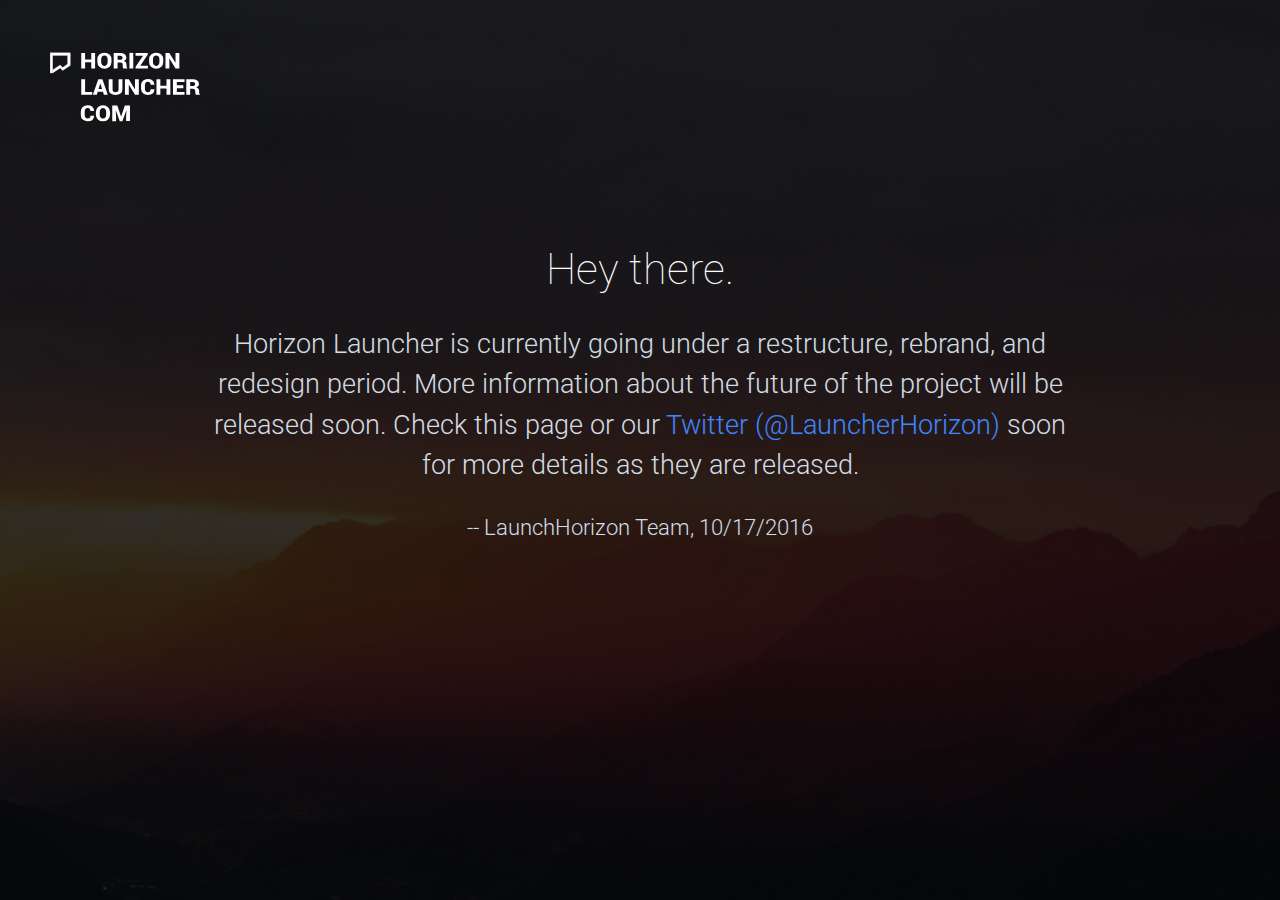
<file: index.html>
<!doctype html>
<html lang="en">
    <head>
        <meta charset="utf-8">
        <meta http-equiv="X-UA-Compatible" content="IE=edge">
        <meta name="viewport" content="width=device-width, initial scale=1, user-scalable=no">
        
        <!-- <link rel="icon" href="favicon here"> -->
        <title>Horizon Launcher</title>
        
        <link rel="stylesheet" href="css/normalize.css">
        <link href='https://fonts.googleapis.com/css?family=Roboto:100,300,700' rel='stylesheet' type='text/css'>
        <link rel="stylesheet" href="css/menu.css">
        <link rel="stylesheet" href="css/core.css">
        <script>!function(e,t,a,n,c,s,o){e.GoogleAnalyticsObject=c,e[c]=e[c]||function(){(e[c].q=e[c].q||[]).push(arguments)},e[c].l=1*new Date,s=t.createElement(a),o=t.getElementsByTagName(a)[0],s.async=1,s.src=n,o.parentNode.insertBefore(s,o)}(window,document,"script","https://www.google-analytics.com/analytics.js","ga"),ga("create","UA-73427200-1","auto"),ga("send","pageview");</script>
    </head>
    
    <body>
    
        <!-- Main Page -->
        <div class="logo  clearfix">
            <span id="logo"></span>
        </div>
        
        <div class="container" id="notfound">
            <div class="clearfix">
                <div class="column  alpha">
                    <h1>Hey there.</h1>
                    <p>Horizon Launcher is currently going under a restructure, rebrand, and redesign period. More information about the future of the project will be released soon. Check this page or our <a href="http://twitter.com/LauncherHorizon">Twitter (@LauncherHorizon)</a> soon for more details as they are released.</p>
                    <p style="font-size: 1.5em">-- LaunchHorizon Team, 10/17/2016</p>
                </div>
            </div>
        </div>
        <!-- End Main Page -->
        
    </body>
</html>
</file>
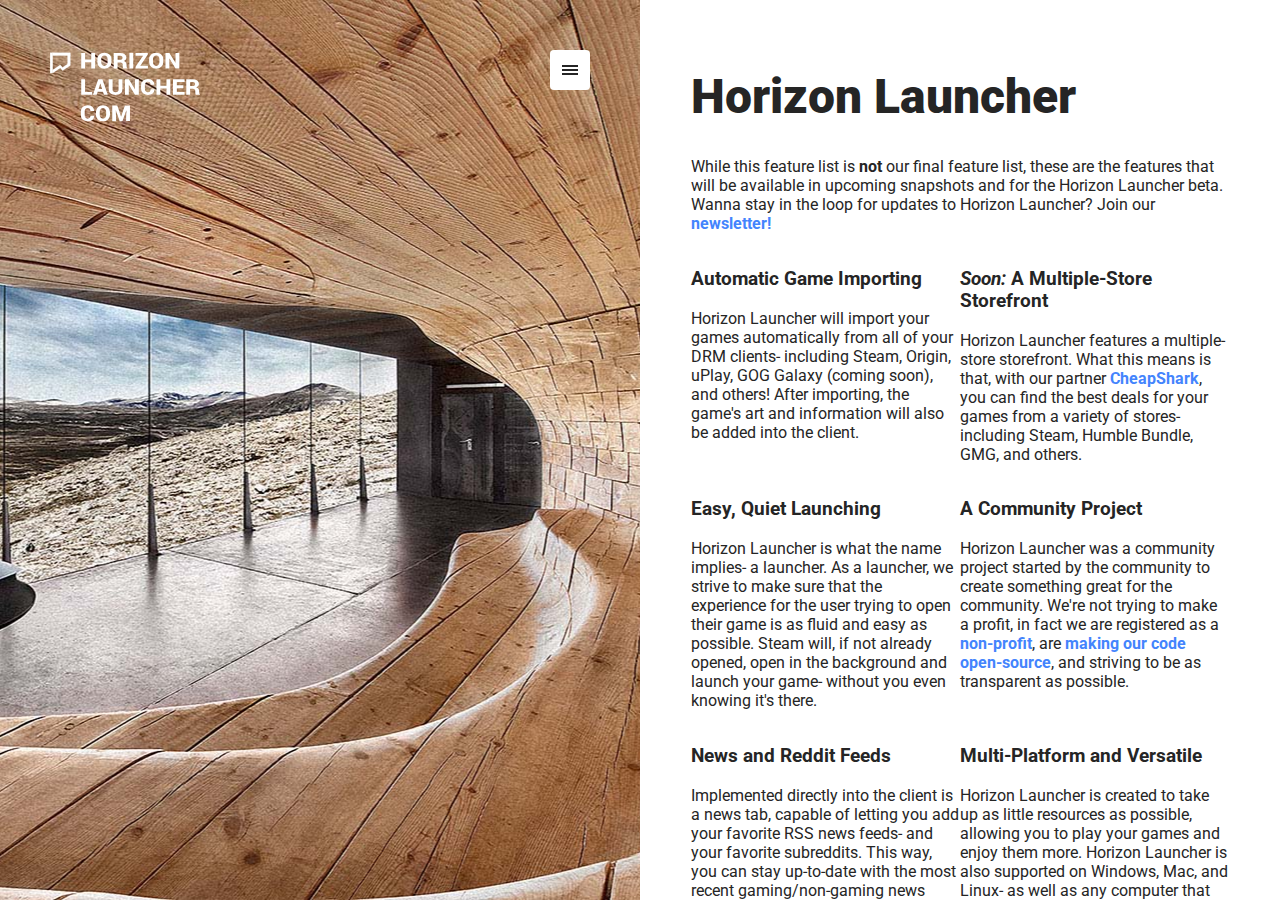
<file: about/index.html>
<!doctype html>
<html lang="en">
    <head>
        <meta charset="utf-8">
        <meta http-equiv="X-UA-Compatible" content="IE=edge">
        <meta name="viewport" content="width=device-width, initial scale=1, user-scalable=no">

        <!-- <link rel="icon" href="favicon here"> -->
        <title>About Us - Horizon Launcher</title>

        <link rel="stylesheet" href="../css/normalize.css">
        <link href='https://fonts.googleapis.com/css?family=Roboto:100,300,700,900' rel='stylesheet' type='text/css'>
        <link rel="stylesheet" href="../css/menu.css">
        <link rel="stylesheet" href="../css/page.css">
        <script src="../js/jquery-2.1.1.js"></script>
        <script>!function(e,t,a,n,c,s,o){e.GoogleAnalyticsObject=c,e[c]=e[c]||function(){(e[c].q=e[c].q||[]).push(arguments)},e[c].l=1*new Date,s=t.createElement(a),o=t.getElementsByTagName(a)[0],s.async=1,s.src=n,o.parentNode.insertBefore(s,o)}(window,document,"script","https://www.google-analytics.com/analytics.js","ga"),ga("create","UA-73427200-1","auto"),ga("send","pageview");</script>
    </head>

    <body>
        <!-- Image and Menu Area -->
        <div class="stock  about">
            <div class="logo">
                <a href="/"><span id="logo"></span></a>
            </div>

            <div class="hamburger" id="toggle">
                <span class="top"></span>
                <span class="middle"></span>
                <span class="bottom"></span>
            </div>
        </div>

        <!-- The Content -->
        <div class="content">
            <h1>Horizon Launcher</h1>

            <p>While this feature list is <strong>not</strong> our final feature list, these are the features that will be available in upcoming snapshots and for the Horizon Launcher beta. Wanna stay in the loop for updates to Horizon Launcher? Join our <a href="http://eepurl.com/b5lYHn">newsletter!</a></p>
            <div class="clearfix-r">
                <div class="column-r  half">
                    <h3>Automatic Game Importing</h3>
                    <p>Horizon Launcher will import your games automatically from all of your DRM clients- including Steam, Origin, uPlay, GOG Galaxy (coming soon), and others! After importing, the game's art and information will also be added into the client.</p>
                </div>


                <div class="column-r  half">
                    <h3><em>Soon:</em> A Multiple-Store Storefront</h3>
                    <p>Horizon Launcher features a multiple-store storefront. What this means is that, with our partner <a href="http://www.cheapshark.com/">CheapShark</a>, you can find the best deals for your games from a variety of stores- including Steam, Humble Bundle, GMG, and others.</p>
                </div>
            </div>


            <div class="clearfix-r">
                <div class="column-r  half">
                    <h3>Easy, Quiet Launching</h3>
                    <p>Horizon Launcher is what the name implies- a launcher. As a launcher, we strive to make sure that the experience for the user trying to open their game is as fluid and easy as possible. Steam will, if not already opened, open in the background and launch your game- without you even knowing it's there.</p>
                </div>


                <div class="column-r  half">
                    <h3>A Community Project</h3>
                    <p>Horizon Launcher was a community project started by the community to create something great for the community. We're not trying to make a profit, in fact we are registered as a <a href="/board/index.html">non-profit</a>, are <a href="https://github.com/HorizonLauncher">making our code open-source</a>, and striving to be as transparent as possible.</p>
                </div>
            </div>


            <div class="clearfix-r">
                <div class="column-r  half">
                    <h3>News and Reddit Feeds</h3>
                    <p>Implemented directly into the client is a news tab, capable of letting you add your favorite RSS news feeds-  and your favorite subreddits. This way, you can stay up-to-date with the most recent gaming/non-gaming news without even having to leave the client.</p>
                </div>


                <div class="column-r  half">
                    <h3>Multi-Platform and Versatile</h3>
                    <p>Horizon Launcher is created to take up as little resources as possible, allowing you to play your games and enjoy them more. Horizon Launcher is also supported on Windows, Mac, and Linux- as well as any computer that has a C++ compiler.</p>
                </div>
            </div><br>

            <center><a class="dl-link" href="/downloads/index.html">
                <button class="dl-page">Download Horizon</button>
            </a></center><br>

            <h2>Mission Statement</h2>

            <p>Horizon Launcher is an open source, multi-platform game launcher which has the intent of providing an easy to use interface for storing your games, searching for game deals, chatting with friends in a community interface, among other things. Using an account should be optional, and the user always comes first. Horizon Launcher also intends to follow FOSS software standards and be as open/transparent as possible.</p>

            <h2>How can I help the project?</h2>

            <p>As a community project, we rely on the community to help us succeed. The number one and easiest way you can help is by spreading the word. Telling people about us, sharing the project to your friends. Another big way to help is by being an active member of our community- whether it be on our <a href="https://www.reddit.com/r/launchhorizon">subreddit</a>, our <a href="http://slack.launchhorizon.com">Slack chatroom</a>, or wherever Also, if you're able, you can fork and pull request code to our <a href="https://github.com/HorizonLauncher">GitHub</a> and help the client team.</p>

            <h2>Official Social Media and Links</h2>
            <ul class="about-links">
                <li><a href="http://slack.launchhorizon.com/">Public Slack Chatroom</a></li>
                <li><a href="https://kiwiirc.com/client/irc.freenode.net/horizonlauncher">IRC Channel (#HorizonLauncher on Freenode)</a></li>
                <li><a href="https://gratipay.com/horizon-launcher/">Gratipay Donations</a></li>
                <li><a href="http://finance.launchhorizon.com/">Public Finance Spreadsheet</a></li>
                <li><a href="https://github.com/HorizonLauncher/">GitHub Organization and Repository</a></li>
                <li><a href="https://www.reddit.com/r/launchhorizon">/r/LaunchHorizon on Reddit</a></li>
                <li><a href="https://twitter.com/LauncherHorizon">Twitter (@LauncherHorizon)</a></li>
                <li><a href="http://twitch.tv/LaunchHorizon">Twitch.TV (@LaunchHorizon)</a></li>
                <li><a href="https://plus.google.com/b/102807603465167951771/102807603465167951771/posts">Google+ and YouTube</a></li>
            </ul>
        </div>
        <!-- /The Content -->


        <!-- The Menu -->
        <div class="menu" id="overlay">
            <nav class="overlay-menu">
                <ul class="links">
                    <li><a href="/">Horizon</a></li>
                    <li><a href="/about/">About Us</a></li>
                    <li><a href="/downloads/">Downloads</a></li>
                    <li><a href="/team/">The Team</a></li>
                    <li><a href="/support/">Support</a></li>
                </ul>

                <ul class="social">
                    <li><a href="https://twitter.com/LauncherHorizon" target="_blank" id="social">
                        <span id="tw">
                            <svg version="1.2" baseProfile="tiny" id="Layer_1" xmlns="http://www.w3.org/2000/svg" xmlns:xlink="http://www.w3.org/1999/xlink"
	 x="0px" y="0px" width="2em" height="2em" viewBox="0 0 128 128" xml:space="preserve">
                            <path fill="#7D8F94" d="M64.001,0.001C28.656,0.001,0,28.651,0,63.998c0,35.346,28.656,64.001,64.001,64.001
                                c35.343,0,63.999-28.655,63.999-64.001C128,28.651,99.346,0.001,64.001,0.001z M93.071,49.092c0.047,0.65,0.047,1.3,0.047,1.95
                                c0,19.829-15.093,42.678-42.678,42.678c-8.496,0-16.394-2.461-23.031-6.733c1.205,0.138,2.366,0.186,3.622,0.186
                                c7.011,0,13.465-2.37,18.62-6.411c-6.593-0.139-12.121-4.458-14.023-10.402c0.927,0.143,1.858,0.234,2.833,0.234
                                c1.348,0,2.501-0.187,3.756-0.511C35.343,68.691,30,62.652,30,55.361c0-0.044,0-0.138,0-0.186c2,1.117,4.507,1.81,6.97,1.905
                                c-4.041-2.694-6.592-7.291-6.592-12.491c0-2.789,0.792-5.341,2.092-7.572c7.382,9.102,18.504,15.046,30.948,15.696
                                c-0.23-1.113-0.357-2.274-0.357-3.436c0-8.267,6.691-14.999,15.004-14.999c4.32,0,8.222,1.811,10.96,4.736
                                c3.392-0.651,6.643-1.902,9.523-3.622c-1.118,3.482-3.483,6.407-6.593,8.265c3.016-0.325,5.944-1.161,8.635-2.321
                                C98.55,44.309,95.995,46.956,93.071,49.092z"/>
                            </svg>
                            <span class="titles  dest-ce-que">Twitter</span></span>
                    </a></li>


                    <li><a href="https://www.reddit.com/r/LaunchHorizon" target="_blank" id="social">
                        <span>
                            <svg version="1.2" baseProfile="tiny" id="Layer_1" xmlns="http://www.w3.org/2000/svg" xmlns:xlink="http://www.w3.org/1999/xlink"
	 x="0px" y="0px" width="2em" height="2em" viewBox="0 0 128 128" xml:space="preserve">
                            <path fill="#7D8F94" d="M64.001,128C28.642,128,0,99.359,0,64.001C0,28.641,28.642,0,64.001,0C99.359,0,128,28.641,128,64.001
                                C128,99.359,99.359,128,64.001,128z M93.855,53.358c-2.426,0-4.57,1-6.139,2.573c-5.79-3.999-13.574-6.572-22.217-6.859
                                l4.498-20.216l14.287,3.217c0,3.5,2.858,6.357,6.357,6.357c3.572,0,6.43-2.932,6.43-6.43c0-3.5-2.857-6.43-6.43-6.43
                                c-2.498,0-4.645,1.499-5.711,3.572l-15.786-3.499c-0.788-0.214-1.573,0.359-1.787,1.146l-4.93,22.283
                                C53.857,49.426,46.142,52,40.357,56.003c-1.572-1.645-3.786-2.645-6.212-2.645c-4.717,0-8.574,3.784-8.574,8.497
                                c0,3.432,2,6.29,4.857,7.716c-0.287,1.287-0.427,2.645-0.427,3.999c0,13.574,15.287,24.576,34.072,24.576
                                c18.854,0,34.14-11.002,34.14-24.576c0-1.354-0.14-2.786-0.499-4.071c2.786-1.426,4.718-4.284,4.718-7.643
                                C102.432,57.142,98.572,53.358,93.855,53.358z M49.926,76.789c-3.572,0-6.424-2.86-6.424-6.358c0-3.572,2.852-6.43,6.424-6.43
                                c3.504,0,6.357,2.858,6.357,6.43C56.284,73.929,53.43,76.789,49.926,76.789z M78.215,85.571c-4.072,4.071-11.93,4.431-14.214,4.431
                                c-2.286,0-10.144-0.359-14.215-4.431c-0.64-0.572-0.64-1.572,0-2.212c0.573-0.573,1.572-0.573,2.146,0
                                c2.566,2.639,8.138,3.5,12.069,3.5c3.931,0,9.429-0.86,12.069-3.5c0.572-0.573,1.57-0.573,2.145,0
                                C78.854,83.999,78.854,84.999,78.215,85.571z M78.074,76.789c-3.504,0-6.357-2.86-6.357-6.358c0-3.572,2.854-6.43,6.357-6.43
                                c3.572,0,6.426,2.858,6.426,6.43C84.5,73.929,81.646,76.789,78.074,76.789z"/>
                            </svg>
                            <span class="titles  dest-ce-que">Reddit</span></span>
                    </a></li>


                    <li><a href="https://github.com/HorizonLauncher" target="_blank" id="social">
                        <span>
                            <svg version="1.2" baseProfile="tiny" id="Layer_1" xmlns="http://www.w3.org/2000/svg" xmlns:xlink="http://www.w3.org/1999/xlink"
	 x="0px" y="0px" width="2em" height="2em" viewBox="0 0 128 128" xml:space="preserve">
                            <path fill="#7D8F94" d="M128,64c0,28.251-18.332,52.25-43.748,60.749c-3.25,0.584-4.416-1.416-4.416-3.084
                                c0-2.084,0.079-8.996,0.079-17.581c0-6.001-1.998-9.834-4.331-11.832c14.25-1.585,29.248-7.004,29.248-31.587
                                c0-6.998-2.496-12.665-6.585-17.165c0.669-1.666,2.837-8.166-0.661-16.996C92.251,24.832,80,33.08,80,33.08
                                c-5.085-1.416-10.581-2.162-16-2.162s-10.915,0.746-16,2.162c0,0-12.253-8.248-17.586-6.577c-3.498,8.831-1.33,15.331-0.661,16.996
                                c-4.089,4.5-6.585,10.167-6.585,17.165c0,24.505,14.912,30.002,29.163,31.587c-1.829,1.663-3.499,4.494-4.083,8.582
                                c-3.661,1.666-12.997,4.497-18.58-5.333c-3.5-6.086-9.834-6.584-9.834-6.584c-6.252-0.085-0.419,3.917-0.419,3.917
                                c4.165,1.914,7.088,9.331,7.088,9.331c3.748,11.42,21.582,7.586,21.582,7.586c0,5.334,0.079,10.333,0.079,11.914
                                c0,1.669-1.168,3.669-4.416,3.084C18.332,116.25,0,92.251,0,64C0,28.665,28.664,0,64,0S128,28.665,128,64z M23.666,90.915
                                c-0.498-0.164-0.916-0.085-1.08,0.171c-0.171,0.327,0.077,0.746,0.582,0.994c0.412,0.25,0.918,0.171,1.082-0.164
                                C24.418,91.584,24.164,91.165,23.666,90.915z M26.666,93.418c-0.418-0.421-1.002-0.584-1.33-0.25
                                c-0.333,0.25-0.254,0.833,0.165,1.331c0.419,0.419,1.002,0.583,1.329,0.248C27.164,94.5,27.086,93.915,26.666,93.418z
                                 M29.334,96.917c-0.335-0.583-1.002-0.833-1.416-0.498c-0.419,0.248-0.419,0.917,0,1.5c0.414,0.583,1.081,0.833,1.416,0.583
                                C29.753,98.168,29.753,97.499,29.334,96.917z M32.499,100.415c-0.585-0.583-1.331-0.667-1.665-0.248
                                c-0.42,0.334-0.248,1.081,0.334,1.584c0.583,0.584,1.331,0.664,1.664,0.25C33.166,101.667,33.003,100.913,32.499,100.415z
                                 M36.501,102.747c-0.667-0.164-1.415,0.086-1.585,0.584c-0.164,0.504,0.335,1.086,1.086,1.25c0.662,0.25,1.416,0,1.58-0.498
                                C37.752,103.58,37.249,102.997,36.501,102.747z M41.416,103.58c-0.748,0-1.33,0.419-1.33,0.917c0,0.583,0.582,1.002,1.414,0.917
                                c0.747,0,1.332-0.414,1.332-0.917C42.832,103.915,42.168,103.501,41.416,103.58z M46.166,102.918
                                c-0.748,0.164-1.252,0.662-1.168,1.245c0.087,0.505,0.754,0.838,1.502,0.669c0.752-0.164,1.25-0.669,1.166-1.167
                                S46.92,102.833,46.166,102.918z"/>
                            </svg>
                            <span class="titles  dest-ce-que">GitHub</span></span>
                    </a></li>


                    <li><a href="http://slack.launchhorizon.com" target="_blank" id="social">
                        <span>
                            <svg version="1.2" baseProfile="tiny" id="Layer_1" xmlns="http://www.w3.org/2000/svg" xmlns:xlink="http://www.w3.org/1999/xlink"
	 x="0px" y="0px" width="2em" height="2em" viewBox="0 0 128 128" xml:space="preserve">
                            <g>
                                    <rect x="56.666" y="56.377" transform="matrix(0.319 0.9478 -0.9478 0.319 104.0178 -17.1479)" fill="#7D8F94" width="14.551" height="14.858"/>
                                <path fill="#7D8F94" d="M64.001,0.001C28.656,0.001,0,28.651,0,63.998c0,35.346,28.656,64.001,64.001,64.001
                                    c35.343,0,63.999-28.655,63.999-64.001C128,28.651,99.346,0.001,64.001,0.001z M96.485,74.131l-6.848,2.305l2.355,6.998
                                    c1.137,3.377-0.68,7.036-4.057,8.173s-7.035-0.68-8.173-4.057l-2.354-6.998l-14.081,4.739l2.383,7.079
                                    c1.137,3.376-0.68,7.035-4.057,8.172s-7.035-0.679-8.172-4.057L51.1,89.407l-6.534,2.199c-3.377,1.136-7.036-0.681-8.172-4.058
                                    c-1.137-3.376,0.679-7.035,4.056-8.172l6.534-2.198l-4.642-13.79l-6.712,2.259c-3.377,1.137-7.036-0.68-8.172-4.057
                                    c-1.137-3.377,0.68-7.035,4.056-8.172l6.712-2.259l-2.219-6.595c-1.137-3.377,0.68-7.035,4.056-8.172
                                    c3.377-1.137,7.036,0.68,8.172,4.056l2.219,6.595l14.081-4.739L62.29,35.63c-1.137-3.377,0.68-7.036,4.056-8.172
                                    c3.377-1.137,7.036,0.68,8.172,4.056l2.247,6.675l6.67-2.244c3.377-1.138,7.035,0.679,8.172,4.056s-0.68,7.036-4.057,8.172
                                    l-6.67,2.245l4.642,13.791l6.849-2.306c3.377-1.137,7.035,0.68,8.172,4.056C101.679,69.336,99.863,72.994,96.485,74.131z"/>
                            </g>
                            </svg>
                            <span class="titles  dest-ce-que">Slack</span></span>
                    </a></li>


                    <li><a href="http://eepurl.com/b5lYHn" target="_blank" id="social">
                        <span>
                            <svg version="1.2" baseProfile="tiny" id="Layer_1" xmlns="http://www.w3.org/2000/svg" xmlns:xlink="http://www.w3.org/1999/xlink"
	 x="0px" y="0px" width="2em" height="2em" viewBox="0 0 128 128" xml:space="preserve">
                            <g>
                                <path fill="#7D8F94" d="M97,82.75V43H41v39.75c0,0.806-0.587,1.25-0.843,2.25h54.312C95.75,85,97,84.031,97,82.75z M69,80H45v-4h24V80z M69,71H45V48h24V71z M92,80H73v-4h19V80z M92,71H73v-5h19V71z M92,62H73v-5h19V62z M92,52H73v-4h19V52z"/>
                                <path fill="#7D8F94" d="M31,82.75c0,1.281,1.219,2.344,2.5,2.344S36,84.031,36,82.75V48h-5V82.75z"/>
                                <rect x="50" y="52" fill="#7D8F94" width="14" height="14"/>
                                <path fill="#7D8F94" d="M64.002,0.001C28.656,0.001,0,28.651,0,63.998c0,35.346,28.656,64.001,64.002,64.001c35.343,0,63.998-28.655,63.998-64.001C128,28.651,99.346,0.001,64.002,0.001z M101,82.75c0,3.882-2.65,7.25-6.531,7.25H33.531C29.65,90,26,86.632,26,82.75V43h10v-5h65V82.75z"/>
                            </g>
                            </svg>
                            <span class="titles  dest-ce-que">Newsletter</span></span>
                    </a></li>

                </ul>

                <ul class="tos">
                    <li><a href="#">Site Map</a></li>
                    <li><a href="/board/index.html">Board of Directors</a></li>
                    <li><a href="/tos.html">Terms of Service</a></li>
                    <li><a href="/privacy-policy.html">Privacy Policy</a></li>
                </ul>
            </nav>
        </div>
        <!-- End Menu -->

        <!-- Menu Toggle JS -->
        <script>$("#toggle").click(function(){$(this).toggleClass("active"),$("#overlay").toggleClass("open")});</script>
        <!-- End Menu Toggle -->

    </body>
</html>
</file>
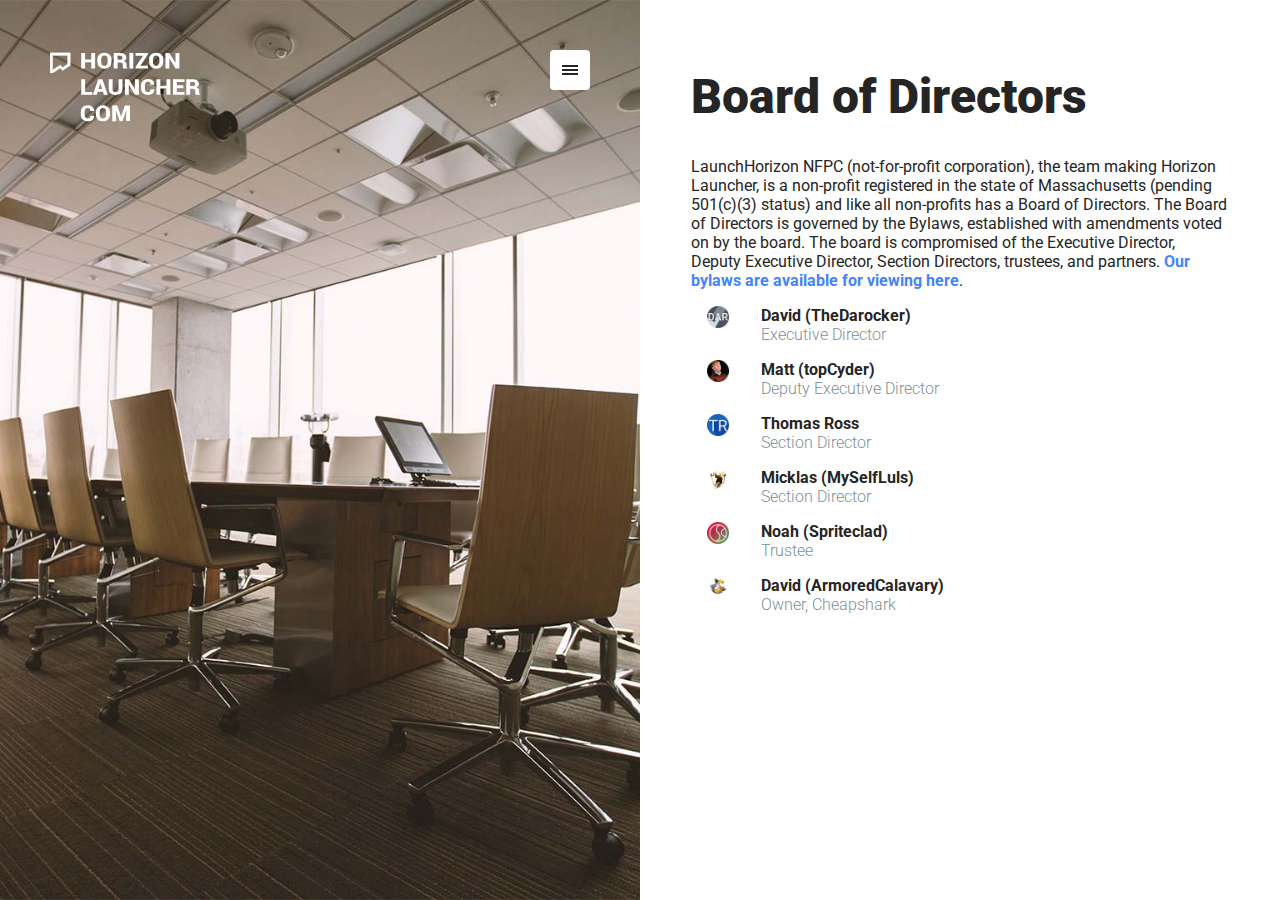
<file: board/index.html>
<!doctype html>
<html lang="en">
    <head>
        <meta charset="utf-8">
        <meta http-equiv="X-UA-Compatible" content="IE=edge">
        <meta name="viewport" content="width=device-width, initial scale=1, user-scalable=no">
        
        <!-- <link rel="icon" href="favicon here"> -->
        <title>Board of Directors - Horizon Launcher</title>
        
        <link rel="stylesheet" href="../css/normalize.css">
        <link href='https://fonts.googleapis.com/css?family=Roboto:100,300,700,900' rel='stylesheet' type='text/css'>
        <link rel="stylesheet" href="../css/menu.css">
        <link rel="stylesheet" href="../css/page.css">
        <script src="../js/jquery-2.1.1.js"></script>
        <script>!function(e,t,a,n,c,s,o){e.GoogleAnalyticsObject=c,e[c]=e[c]||function(){(e[c].q=e[c].q||[]).push(arguments)},e[c].l=1*new Date,s=t.createElement(a),o=t.getElementsByTagName(a)[0],s.async=1,s.src=n,o.parentNode.insertBefore(s,o)}(window,document,"script","https://www.google-analytics.com/analytics.js","ga"),ga("create","UA-73427200-1","auto"),ga("send","pageview");</script>
    </head>
    
    <body>
        <!-- Image and Menu Area -->
        <div class="stock  board">
            <div class="logo">
                <a href="/"><span id="logo"></span></a>
            </div>

            <div class="hamburger" id="toggle">
                <span class="top"></span>
                <span class="middle"></span>
                <span class="bottom"></span>
            </div>
        </div>
        
        <!-- The Content -->
        <div class="content">
            <h1>Board of Directors</h1>
            <p>LaunchHorizon NFPC (not-for-profit corporation), the team making Horizon Launcher, is a non-profit registered in the state of Massachusetts (pending 501(c)(3) status) and like all non-profits has a Board of Directors. The Board of Directors is governed by the Bylaws, established with amendments voted on by the board. The board is compromised of the Executive Director, Deputy Executive Director, Section Directors, trustees, and partners. <a href="https://launchhorizon.com/dd/f/Bylaws.pdf">Our bylaws are available for viewing here</a>.</p>
            
            <div class="clearfix">
                <div class="column icon">
                    <img src="../images/team-icons_thedarocker.png" />
                </div>
                <div class="column text">
                    <strong>David (TheDarocker)</strong><br>
                    <span class="light">Executive Director</span>
                </div>
            </div>
            
            <div class="clearfix">
                <div class="column icon">
                    <img src="../images/team-icons_topcyder.png" />
                </div>
                <div class="column text">
                    <strong>Matt (topCyder)</strong><br>
                    <span class="light">Deputy Executive Director</span>
                </div>
            </div>
            
            <div class="clearfix">
                <div class="column icon">
                    <img src="../images/team-icons_thomasross.png" />
                </div>
                <div class="column text">
                    <strong>Thomas Ross</strong><br>
                    <span class="light">Section Director</span>
                </div>
            </div>
            
            <div class="clearfix">
                <div class="column icon">
                    <img src="../images/team-icons_myselfluls.png" />
                </div>
                <div class="column text">
                    <strong>Micklas (MySelfLuls)</strong><br>
                <span class="light">Section Director</span>
                </div>
            </div>
            
            <div class="clearfix">
                <div class="column icon">
                    <img src="../images/board-icons_spriteclad.png" />
                </div>
                <div class="column text">
                    <strong>Noah (Spriteclad)</strong><br>
                <span class="light">Trustee</span>
                </div>
            </div>
            
            <div class="clearfix">
                <div class="column icon">
                    <img src="../images/board-icons_armoredcalavary.png" />
                </div>
                <div class="column text">
                    <strong>David (ArmoredCalavary)</strong><br>
                <span class="light">Owner, Cheapshark</span>
                </div>
            </div>
        </div>
        <!-- /The Content -->
        
        
        <!-- The Menu -->
        <div class="menu" id="overlay">
            <nav class="overlay-menu">
                <ul class="links">
                    <li><a href="/">Horizon</a></li>
                    <li><a href="/about/">About Us</a></li>
                    <li><a href="/downloads/">Downloads</a></li>
                    <li><a href="/team/">The Team</a></li>
                    <li><a href="/support/">Support</a></li>
                </ul>
                
                <ul class="social">
                    <li><a href="https://twitter.com/LauncherHorizon" target="_blank" id="social">
                        <span id="tw">
                            <svg version="1.2" baseProfile="tiny" id="Layer_1" xmlns="http://www.w3.org/2000/svg" xmlns:xlink="http://www.w3.org/1999/xlink"
	 x="0px" y="0px" width="2em" height="2em" viewBox="0 0 128 128" xml:space="preserve">
                            <path fill="#7D8F94" d="M64.001,0.001C28.656,0.001,0,28.651,0,63.998c0,35.346,28.656,64.001,64.001,64.001
                                c35.343,0,63.999-28.655,63.999-64.001C128,28.651,99.346,0.001,64.001,0.001z M93.071,49.092c0.047,0.65,0.047,1.3,0.047,1.95
                                c0,19.829-15.093,42.678-42.678,42.678c-8.496,0-16.394-2.461-23.031-6.733c1.205,0.138,2.366,0.186,3.622,0.186
                                c7.011,0,13.465-2.37,18.62-6.411c-6.593-0.139-12.121-4.458-14.023-10.402c0.927,0.143,1.858,0.234,2.833,0.234
                                c1.348,0,2.501-0.187,3.756-0.511C35.343,68.691,30,62.652,30,55.361c0-0.044,0-0.138,0-0.186c2,1.117,4.507,1.81,6.97,1.905
                                c-4.041-2.694-6.592-7.291-6.592-12.491c0-2.789,0.792-5.341,2.092-7.572c7.382,9.102,18.504,15.046,30.948,15.696
                                c-0.23-1.113-0.357-2.274-0.357-3.436c0-8.267,6.691-14.999,15.004-14.999c4.32,0,8.222,1.811,10.96,4.736
                                c3.392-0.651,6.643-1.902,9.523-3.622c-1.118,3.482-3.483,6.407-6.593,8.265c3.016-0.325,5.944-1.161,8.635-2.321
                                C98.55,44.309,95.995,46.956,93.071,49.092z"/>
                            </svg>
                            <span class="titles  dest-ce-que">Twitter</span></span>
                    </a></li>
                    
                    
                    <li><a href="https://www.reddit.com/r/LaunchHorizon" target="_blank" id="social">
                        <span>
                            <svg version="1.2" baseProfile="tiny" id="Layer_1" xmlns="http://www.w3.org/2000/svg" xmlns:xlink="http://www.w3.org/1999/xlink"
	 x="0px" y="0px" width="2em" height="2em" viewBox="0 0 128 128" xml:space="preserve">
                            <path fill="#7D8F94" d="M64.001,128C28.642,128,0,99.359,0,64.001C0,28.641,28.642,0,64.001,0C99.359,0,128,28.641,128,64.001
                                C128,99.359,99.359,128,64.001,128z M93.855,53.358c-2.426,0-4.57,1-6.139,2.573c-5.79-3.999-13.574-6.572-22.217-6.859
                                l4.498-20.216l14.287,3.217c0,3.5,2.858,6.357,6.357,6.357c3.572,0,6.43-2.932,6.43-6.43c0-3.5-2.857-6.43-6.43-6.43
                                c-2.498,0-4.645,1.499-5.711,3.572l-15.786-3.499c-0.788-0.214-1.573,0.359-1.787,1.146l-4.93,22.283
                                C53.857,49.426,46.142,52,40.357,56.003c-1.572-1.645-3.786-2.645-6.212-2.645c-4.717,0-8.574,3.784-8.574,8.497
                                c0,3.432,2,6.29,4.857,7.716c-0.287,1.287-0.427,2.645-0.427,3.999c0,13.574,15.287,24.576,34.072,24.576
                                c18.854,0,34.14-11.002,34.14-24.576c0-1.354-0.14-2.786-0.499-4.071c2.786-1.426,4.718-4.284,4.718-7.643
                                C102.432,57.142,98.572,53.358,93.855,53.358z M49.926,76.789c-3.572,0-6.424-2.86-6.424-6.358c0-3.572,2.852-6.43,6.424-6.43
                                c3.504,0,6.357,2.858,6.357,6.43C56.284,73.929,53.43,76.789,49.926,76.789z M78.215,85.571c-4.072,4.071-11.93,4.431-14.214,4.431
                                c-2.286,0-10.144-0.359-14.215-4.431c-0.64-0.572-0.64-1.572,0-2.212c0.573-0.573,1.572-0.573,2.146,0
                                c2.566,2.639,8.138,3.5,12.069,3.5c3.931,0,9.429-0.86,12.069-3.5c0.572-0.573,1.57-0.573,2.145,0
                                C78.854,83.999,78.854,84.999,78.215,85.571z M78.074,76.789c-3.504,0-6.357-2.86-6.357-6.358c0-3.572,2.854-6.43,6.357-6.43
                                c3.572,0,6.426,2.858,6.426,6.43C84.5,73.929,81.646,76.789,78.074,76.789z"/>
                            </svg>
                            <span class="titles  dest-ce-que">Reddit</span></span>
                    </a></li>
            
            
                    <li><a href="https://github.com/HorizonLauncher" target="_blank" id="social">
                        <span>
                            <svg version="1.2" baseProfile="tiny" id="Layer_1" xmlns="http://www.w3.org/2000/svg" xmlns:xlink="http://www.w3.org/1999/xlink"
	 x="0px" y="0px" width="2em" height="2em" viewBox="0 0 128 128" xml:space="preserve">
                            <path fill="#7D8F94" d="M128,64c0,28.251-18.332,52.25-43.748,60.749c-3.25,0.584-4.416-1.416-4.416-3.084
                                c0-2.084,0.079-8.996,0.079-17.581c0-6.001-1.998-9.834-4.331-11.832c14.25-1.585,29.248-7.004,29.248-31.587
                                c0-6.998-2.496-12.665-6.585-17.165c0.669-1.666,2.837-8.166-0.661-16.996C92.251,24.832,80,33.08,80,33.08
                                c-5.085-1.416-10.581-2.162-16-2.162s-10.915,0.746-16,2.162c0,0-12.253-8.248-17.586-6.577c-3.498,8.831-1.33,15.331-0.661,16.996
                                c-4.089,4.5-6.585,10.167-6.585,17.165c0,24.505,14.912,30.002,29.163,31.587c-1.829,1.663-3.499,4.494-4.083,8.582
                                c-3.661,1.666-12.997,4.497-18.58-5.333c-3.5-6.086-9.834-6.584-9.834-6.584c-6.252-0.085-0.419,3.917-0.419,3.917
                                c4.165,1.914,7.088,9.331,7.088,9.331c3.748,11.42,21.582,7.586,21.582,7.586c0,5.334,0.079,10.333,0.079,11.914
                                c0,1.669-1.168,3.669-4.416,3.084C18.332,116.25,0,92.251,0,64C0,28.665,28.664,0,64,0S128,28.665,128,64z M23.666,90.915
                                c-0.498-0.164-0.916-0.085-1.08,0.171c-0.171,0.327,0.077,0.746,0.582,0.994c0.412,0.25,0.918,0.171,1.082-0.164
                                C24.418,91.584,24.164,91.165,23.666,90.915z M26.666,93.418c-0.418-0.421-1.002-0.584-1.33-0.25
                                c-0.333,0.25-0.254,0.833,0.165,1.331c0.419,0.419,1.002,0.583,1.329,0.248C27.164,94.5,27.086,93.915,26.666,93.418z
                                 M29.334,96.917c-0.335-0.583-1.002-0.833-1.416-0.498c-0.419,0.248-0.419,0.917,0,1.5c0.414,0.583,1.081,0.833,1.416,0.583
                                C29.753,98.168,29.753,97.499,29.334,96.917z M32.499,100.415c-0.585-0.583-1.331-0.667-1.665-0.248
                                c-0.42,0.334-0.248,1.081,0.334,1.584c0.583,0.584,1.331,0.664,1.664,0.25C33.166,101.667,33.003,100.913,32.499,100.415z
                                 M36.501,102.747c-0.667-0.164-1.415,0.086-1.585,0.584c-0.164,0.504,0.335,1.086,1.086,1.25c0.662,0.25,1.416,0,1.58-0.498
                                C37.752,103.58,37.249,102.997,36.501,102.747z M41.416,103.58c-0.748,0-1.33,0.419-1.33,0.917c0,0.583,0.582,1.002,1.414,0.917
                                c0.747,0,1.332-0.414,1.332-0.917C42.832,103.915,42.168,103.501,41.416,103.58z M46.166,102.918
                                c-0.748,0.164-1.252,0.662-1.168,1.245c0.087,0.505,0.754,0.838,1.502,0.669c0.752-0.164,1.25-0.669,1.166-1.167
                                S46.92,102.833,46.166,102.918z"/>
                            </svg>
                            <span class="titles  dest-ce-que">GitHub</span></span>
                    </a></li>
    
    
                    <li><a href="http://slack.launchhorizon.com" target="_blank" id="social">
                        <span>
                            <svg version="1.2" baseProfile="tiny" id="Layer_1" xmlns="http://www.w3.org/2000/svg" xmlns:xlink="http://www.w3.org/1999/xlink"
	 x="0px" y="0px" width="2em" height="2em" viewBox="0 0 128 128" xml:space="preserve">
                            <g>
                                    <rect x="56.666" y="56.377" transform="matrix(0.319 0.9478 -0.9478 0.319 104.0178 -17.1479)" fill="#7D8F94" width="14.551" height="14.858"/>
                                <path fill="#7D8F94" d="M64.001,0.001C28.656,0.001,0,28.651,0,63.998c0,35.346,28.656,64.001,64.001,64.001
                                    c35.343,0,63.999-28.655,63.999-64.001C128,28.651,99.346,0.001,64.001,0.001z M96.485,74.131l-6.848,2.305l2.355,6.998
                                    c1.137,3.377-0.68,7.036-4.057,8.173s-7.035-0.68-8.173-4.057l-2.354-6.998l-14.081,4.739l2.383,7.079
                                    c1.137,3.376-0.68,7.035-4.057,8.172s-7.035-0.679-8.172-4.057L51.1,89.407l-6.534,2.199c-3.377,1.136-7.036-0.681-8.172-4.058
                                    c-1.137-3.376,0.679-7.035,4.056-8.172l6.534-2.198l-4.642-13.79l-6.712,2.259c-3.377,1.137-7.036-0.68-8.172-4.057
                                    c-1.137-3.377,0.68-7.035,4.056-8.172l6.712-2.259l-2.219-6.595c-1.137-3.377,0.68-7.035,4.056-8.172
                                    c3.377-1.137,7.036,0.68,8.172,4.056l2.219,6.595l14.081-4.739L62.29,35.63c-1.137-3.377,0.68-7.036,4.056-8.172
                                    c3.377-1.137,7.036,0.68,8.172,4.056l2.247,6.675l6.67-2.244c3.377-1.138,7.035,0.679,8.172,4.056s-0.68,7.036-4.057,8.172
                                    l-6.67,2.245l4.642,13.791l6.849-2.306c3.377-1.137,7.035,0.68,8.172,4.056C101.679,69.336,99.863,72.994,96.485,74.131z"/>
                            </g>
                            </svg>
                            <span class="titles  dest-ce-que">Slack</span></span>
                    </a></li>


                    <li><a href="http://eepurl.com/b5lYHn" target="_blank" id="social">
                        <span>
                            <svg version="1.2" baseProfile="tiny" id="Layer_1" xmlns="http://www.w3.org/2000/svg" xmlns:xlink="http://www.w3.org/1999/xlink"
	 x="0px" y="0px" width="2em" height="2em" viewBox="0 0 128 128" xml:space="preserve">
                            <g>
                                <path fill="#7D8F94" d="M97,82.75V43H41v39.75c0,0.806-0.587,1.25-0.843,2.25h54.312C95.75,85,97,84.031,97,82.75z M69,80H45v-4h24V80z M69,71H45V48h24V71z M92,80H73v-4h19V80z M92,71H73v-5h19V71z M92,62H73v-5h19V62z M92,52H73v-4h19V52z"/>
                                <path fill="#7D8F94" d="M31,82.75c0,1.281,1.219,2.344,2.5,2.344S36,84.031,36,82.75V48h-5V82.75z"/>
                                <rect x="50" y="52" fill="#7D8F94" width="14" height="14"/>
                                <path fill="#7D8F94" d="M64.002,0.001C28.656,0.001,0,28.651,0,63.998c0,35.346,28.656,64.001,64.002,64.001c35.343,0,63.998-28.655,63.998-64.001C128,28.651,99.346,0.001,64.002,0.001z M101,82.75c0,3.882-2.65,7.25-6.531,7.25H33.531C29.65,90,26,86.632,26,82.75V43h10v-5h65V82.75z"/>
                            </g>
                            </svg>
                            <span class="titles  dest-ce-que">Newsletter</span></span>
                    </a></li>

                </ul>
                
                <ul class="tos">
                    <li><a href="#">Site Map</a></li>
                    <li><a href="/board/index.html">Board of Directors</a></li>
                    <li><a href="/tos.html">Terms of Service</a></li>
                    <li><a href="/privacy-policy.html">Privacy Policy</a></li>
                </ul>
            </nav>
        </div>
        <!-- End Menu -->
    
        <!-- Menu Toggle JS -->
        <script>$("#toggle").click(function(){$(this).toggleClass("active"),$("#overlay").toggleClass("open")});</script>
        <!-- End Menu Toggle -->
        
    </body>
</html>
</file>
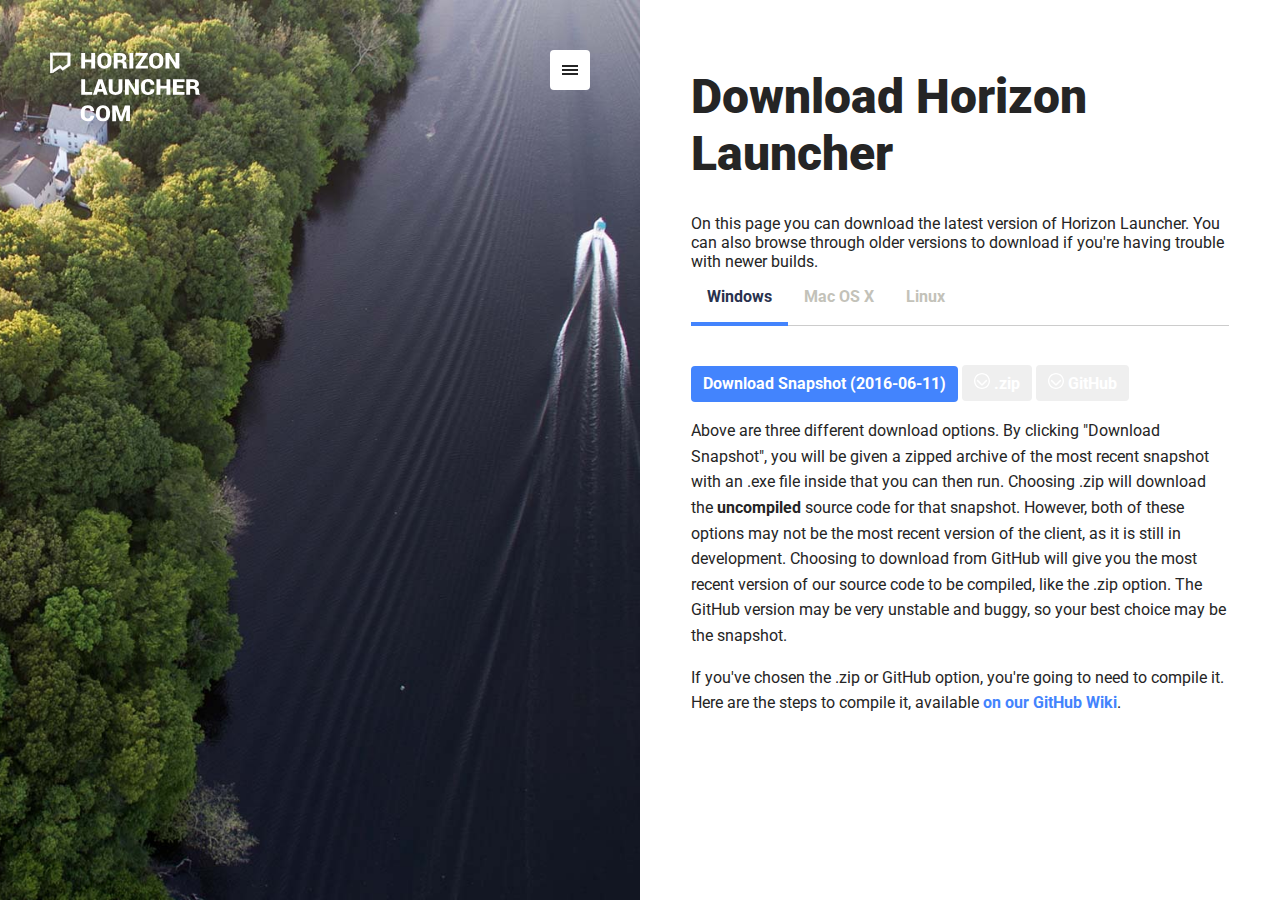
<file: downloads/index.html>
<!doctype html>
<html lang="en">
    <head>
        <meta charset="utf-8">
        <meta http-equiv="X-UA-Compatible" content="IE=edge">
        <meta name="viewport" content="width=device-width, initial scale=1, user-scalable=no">
        
        <!-- <link rel="icon" href="favicon here"> -->
        <title>Downloads - Horizon Launcher</title>
        
        <link rel="stylesheet" href="../css/normalize.css">
        <link href='https://fonts.googleapis.com/css?family=Roboto:100,300,700,900' rel='stylesheet' type='text/css'>
        <link rel="stylesheet" href="../css/menu.css">
        <link rel="stylesheet" href="../css/page.css">
        <script src="../js/jquery-2.1.1.js"></script>
        <script>!function(e,t,a,n,c,s,o){e.GoogleAnalyticsObject=c,e[c]=e[c]||function(){(e[c].q=e[c].q||[]).push(arguments)},e[c].l=1*new Date,s=t.createElement(a),o=t.getElementsByTagName(a)[0],s.async=1,s.src=n,o.parentNode.insertBefore(s,o)}(window,document,"script","https://www.google-analytics.com/analytics.js","ga"),ga("create","UA-73427200-1","auto"),ga("send","pageview");</script>
    </head>
    
    <body>
        <!-- Image and Menu Area -->
        <div class="stock  downloads">
            <div class="logo">
                <a href="/"><span id="logo"></span></a>
            </div>

            <div class="hamburger" id="toggle">
                <span class="top"></span>
                <span class="middle"></span>
                <span class="bottom"></span>
            </div>
        </div>
        
        <!-- The Content -->
        <div class="content">
            <h1>Download Horizon Launcher</h1>
            <p>On this page you can download the latest version of Horizon Launcher. You can also browse through older versions to download if you're having trouble with newer builds.</p>
            
            <!-- OS-specific downloads -->
            <div class="tabs">
                <nav>
                    <ul class="tabs-navi">
                        <li><a data-content="windows" class="selected" href="#win">Windows</a></li>
                        <li><a data-content="osx" href="#osx">Mac OS X</a></li>
                        <li><a data-content="linux" href="#tux">Linux</a></li>
                    </ul>
                </nav>
                
                <ul class="tabs-content">
                    
                    <!-- Windows -->
                    <li data-content="windows" class="selected">
                        <!-- Installer -->
                        <a href="https://github.com/HorizonLauncher/Client/releases/download/snapshot-8f781d0/2016-06-11-Snapshot-Windows.zip">
                            <button class="download" id="installer">Download Snapshot (2016-06-11)</button>
                        </a>
                        
                        
                        <!-- .zip -->
                        <a href="https://github.com/HorizonLauncher/Client/archive/snapshot-8f781d0.zip">
                            <button class="download" id="alt-dl">
                                <span>
                                    <svg version="1.2" baseProfile="tiny" id="Layer_1" xmlns="http://www.w3.org/2000/svg" xmlns:xlink="http://www.w3.org/1999/xlink" x="0px" y="0px" width="1em" height="1em" viewBox="0 0 32 32" xml:space="preserve">
                                        <g>
                                            <path fill="#FFFFFF" d="M16,32C7.169,32,0,24.831,0,16S7.169,0,16,0s16,7.169,16,16S24.831,32,16,32z M2.667,16c0,7.351,5.981,13.334,13.333,13.334c7.351,0,13.334-5.983,13.334-13.334c0-7.352-5.983-13.333-13.334-13.333C8.648,2.667,2.667,8.648,2.667,16z"/>
                                            <path fill="#FFFFFF" d="M26.192,15.751l-9.718,9.717c-0.119,0.109-0.311,0.201-0.475,0.201s-0.356-0.092-0.475-0.201l-9.717-9.717c-0.119-0.127-0.202-0.31-0.202-0.475c0-0.164,0.083-0.365,0.202-0.475l1.049-1.059c0.119-0.11,0.284-0.201,0.476-0.201c0.164,0,0.356,0.091,0.475,0.201l8.192,8.2l8.191-8.2c0.119-0.11,0.311-0.201,0.476-0.201c0.164,0,0.356,0.091,0.475,0.201l1.051,1.059c0.118,0.11,0.2,0.311,0.2,0.475C26.393,15.441,26.311,15.624,26.192,15.751z"/>
                                        </g>
                                    </svg>
                                </span>
                                .zip</button>
                        </a>
                        
                        
                        <!-- GitHub -->
                        <a href="https://github.com/HorizonLauncher/Client/archive/dev.zip">
                            <button class="download" id="alt-dl">
                                <span>
                                    <svg version="1.2" baseProfile="tiny" id="Layer_1" xmlns="http://www.w3.org/2000/svg" xmlns:xlink="http://www.w3.org/1999/xlink" x="0px" y="0px" width="1em" height="1em" viewBox="0 0 32 32" xml:space="preserve">
                                        <g>
                                            <path fill="#FFFFFF" d="M16,32C7.169,32,0,24.831,0,16S7.169,0,16,0s16,7.169,16,16S24.831,32,16,32z M2.667,16c0,7.351,5.981,13.334,13.333,13.334c7.351,0,13.334-5.983,13.334-13.334c0-7.352-5.983-13.333-13.334-13.333C8.648,2.667,2.667,8.648,2.667,16z"/>
                                            <path fill="#FFFFFF" d="M26.192,15.751l-9.718,9.717c-0.119,0.109-0.311,0.201-0.475,0.201s-0.356-0.092-0.475-0.201l-9.717-9.717c-0.119-0.127-0.202-0.31-0.202-0.475c0-0.164,0.083-0.365,0.202-0.475l1.049-1.059c0.119-0.11,0.284-0.201,0.476-0.201c0.164,0,0.356,0.091,0.475,0.201l8.192,8.2l8.191-8.2c0.119-0.11,0.311-0.201,0.476-0.201c0.164,0,0.356,0.091,0.475,0.201l1.051,1.059c0.118,0.11,0.2,0.311,0.2,0.475C26.393,15.441,26.311,15.624,26.192,15.751z"/>
                                        </g>
                                    </svg>
                                </span>
                                GitHub</button>
                        </a>
                        
                        
            
                        <p>Above are three different download options. By clicking "Download Snapshot", you will be given a zipped archive of the most recent snapshot with an .exe file inside that you can then run.  Choosing .zip will download the <strong>uncompiled</strong> source code for that snapshot. However, both of these options may not be the most recent version of the client, as it is still in development. Choosing to download from GitHub will give you the most recent version of our source code to be compiled, like the .zip option. The GitHub version may be very unstable and buggy, so your best choice may be the snapshot.</p>

                        <p>If you've chosen the .zip or GitHub option, you're going to need to compile it. Here are the steps to compile it, available <a href="https://github.com/HorizonLauncher/Client/wiki/Building-Horizon-Launcher-on-Windows">on our GitHub Wiki</a>.</p>
                    </li>
                    <!-- /Windows -->
                    
                    
                    <!-- OSX -->
                    <li data-content="osx">
                        <!-- Installer -->
                        <a href="#">
                            <button class="download" id="installer">Download Snapshot (2016-06-11)</button>
                        </a>
                        
                        
                        <!-- .zip -->
                        <a href="https://github.com/HorizonLauncher/Client/archive/snapshot-8f781d0.zip">
                            <button class="download" id="alt-dl">
                                <span>
                                    <svg version="1.2" baseProfile="tiny" id="Layer_1" xmlns="http://www.w3.org/2000/svg" xmlns:xlink="http://www.w3.org/1999/xlink" x="0px" y="0px" width="1em" height="1em" viewBox="0 0 32 32" xml:space="preserve">
                                        <g>
                                            <path fill="#FFFFFF" d="M16,32C7.169,32,0,24.831,0,16S7.169,0,16,0s16,7.169,16,16S24.831,32,16,32z M2.667,16c0,7.351,5.981,13.334,13.333,13.334c7.351,0,13.334-5.983,13.334-13.334c0-7.352-5.983-13.333-13.334-13.333C8.648,2.667,2.667,8.648,2.667,16z"/>
                                            <path fill="#FFFFFF" d="M26.192,15.751l-9.718,9.717c-0.119,0.109-0.311,0.201-0.475,0.201s-0.356-0.092-0.475-0.201l-9.717-9.717c-0.119-0.127-0.202-0.31-0.202-0.475c0-0.164,0.083-0.365,0.202-0.475l1.049-1.059c0.119-0.11,0.284-0.201,0.476-0.201c0.164,0,0.356,0.091,0.475,0.201l8.192,8.2l8.191-8.2c0.119-0.11,0.311-0.201,0.476-0.201c0.164,0,0.356,0.091,0.475,0.201l1.051,1.059c0.118,0.11,0.2,0.311,0.2,0.475C26.393,15.441,26.311,15.624,26.192,15.751z"/>
                                        </g>
                                    </svg>
                                </span>
                                .zip</button>
                        </a>
                        
                        
                        <!-- GitHub -->
                        <a href="https://github.com/HorizonLauncher/Client/archive/dev.zip">
                            <button class="download" id="alt-dl">
                                <span>
                                    <svg version="1.2" baseProfile="tiny" id="Layer_1" xmlns="http://www.w3.org/2000/svg" xmlns:xlink="http://www.w3.org/1999/xlink" x="0px" y="0px" width="1em" height="1em" viewBox="0 0 32 32" xml:space="preserve">
                                        <g>
                                            <path fill="#FFFFFF" d="M16,32C7.169,32,0,24.831,0,16S7.169,0,16,0s16,7.169,16,16S24.831,32,16,32z M2.667,16c0,7.351,5.981,13.334,13.333,13.334c7.351,0,13.334-5.983,13.334-13.334c0-7.352-5.983-13.333-13.334-13.333C8.648,2.667,2.667,8.648,2.667,16z"/>
                                            <path fill="#FFFFFF" d="M26.192,15.751l-9.718,9.717c-0.119,0.109-0.311,0.201-0.475,0.201s-0.356-0.092-0.475-0.201l-9.717-9.717c-0.119-0.127-0.202-0.31-0.202-0.475c0-0.164,0.083-0.365,0.202-0.475l1.049-1.059c0.119-0.11,0.284-0.201,0.476-0.201c0.164,0,0.356,0.091,0.475,0.201l8.192,8.2l8.191-8.2c0.119-0.11,0.311-0.201,0.476-0.201c0.164,0,0.356,0.091,0.475,0.201l1.051,1.059c0.118,0.11,0.2,0.311,0.2,0.475C26.393,15.441,26.311,15.624,26.192,15.751z"/>
                                        </g>
                                    </svg>
                                </span>
                                GitHub</button>
                        </a>
            
                        <p>Above are three different download options. By clicking "Download Snapshot", you will be given a DMG file from the most recent snapshot that you can run.  Choosing .zip will download the <strong>uncompiled</strong> source code for that snapshot. However, both of these options may not be the most recent version of the client, as it is still in development. Choosing to download from GitHub will give you the most recent version of our source code to be compiled, like the .zip option. The GitHub version may be very unstable and buggy, so your best choice may be the snapshot.</p>

                        <p>If you've chosen the .zip or GitHub option, you're going to need to compile it. The steps to compile it are <a href="https://github.com/HorizonLauncher/Client/wiki/Building-Horizon-Launcher-on-Windows">on our GitHub Wiki</a>.</p>
                    </li>
                    <!-- /OSX -->
                    
                    
                    <!-- Linux -->
                    <li data-content="linux">
                        <!-- Installer -->
                        <!--<a href="https://github.com/HorizonLauncher/Client/releases/tag/snapshot-7954e6a">
                            <button class="download" id="installer">Download Installer</button>
                        </a>-->
                        
                        
                        <!-- .zip -->
                        <a href="https://github.com/HorizonLauncher/Client/archive/snapshot-8f781d0.zip">
                            <button class="download" id="installer">
                                <span>
                                    <svg version="1.2" baseProfile="tiny" id="Layer_1" xmlns="http://www.w3.org/2000/svg" xmlns:xlink="http://www.w3.org/1999/xlink" x="0px" y="0px" w  idth="1em" height="1em" viewBox="0 0 32 32" xml:space="preserve">
                                        <g>
                                            <path fill="#FFFFFF" d="M16,32C7.169,32,0,24.831,0,16S7.169,0,16,0s16,7.169,16,16S24.831,32,16,32z M2.667,16c0,7.351,5.981,13.334,13.333,13.334c7.351,0,13.334-5.983,13.334-13.334c0-7.352-5.983-13.333-13.334-13.333C8.648,2.667,2.667,8.648,2.667,16z"/>
                                            <path fill="#FFFFFF" d="M26.192,15.751l-9.718,9.717c-0.119,0.109-0.311,0.201-0.475,0.201s-0.356-0.092-0.475-0.201l-9.717-9.717c-0.119-0.127-0.202-0.31-0.202-0.475c0-0.164,0.083-0.365,0.202-0.475l1.049-1.059c0.119-0.11,0.284-0.201,0.476-0.201c0.164,0,0.356,0.091,0.475,0.201l8.192,8.2l8.191-8.2c0.119-0.11,0.311-0.201,0.476-0.201c0.164,0,0.356,0.091,0.475,0.201l1.051,1.059c0.118,0.11,0.2,0.311,0.2,0.475C26.393,15.441,26.311,15.624,26.192,15.751z"/>
                                        </g>
                                    </svg>
                                </span>
                                .zip</button>
                        </a>
                        
                        
                        <!-- GitHub -->
                        <a href="https://github.com/HorizonLauncher/Client/archive/dev.zip">
                            <button class="download" id="alt-dl">
                                <span>
                                    <svg version="1.2" baseProfile="tiny" id="Layer_1" xmlns="http://www.w3.org/2000/svg" xmlns:xlink="http://www.w3.org/1999/xlink" x="0px" y="0px" width="1em" height="1em" viewBox="0 0 32 32" xml:space="preserve">
                                        <g>
                                            <path fill="#FFFFFF" d="M16,32C7.169,32,0,24.831,0,16S7.169,0,16,0s16,7.169,16,16S24.831,32,16,32z M2.667,16c0,7.351,5.981,13.334,13.333,13.334c7.351,0,13.334-5.983,13.334-13.334c0-7.352-5.983-13.333-13.334-13.333C8.648,2.667,2.667,8.648,2.667,16z"/>
                                            <path fill="#FFFFFF" d="M26.192,15.751l-9.718,9.717c-0.119,0.109-0.311,0.201-0.475,0.201s-0.356-0.092-0.475-0.201l-9.717-9.717c-0.119-0.127-0.202-0.31-0.202-0.475c0-0.164,0.083-0.365,0.202-0.475l1.049-1.059c0.119-0.11,0.284-0.201,0.476-0.201c0.164,0,0.356,0.091,0.475,0.201l8.192,8.2l8.191-8.2c0.119-0.11,0.311-0.201,0.476-0.201c0.164,0,0.356,0.091,0.475,0.201l1.051,1.059c0.118,0.11,0.2,0.311,0.2,0.475C26.393,15.441,26.311,15.624,26.192,15.751z"/>
                                        </g>
                                    </svg>
                                </span>
                                GitHub</button>
                        </a>
            
                        <p>Above are two different download options. Choosing .zip will download the <strong>uncompiled</strong> source code for the most recent snapshot. Choosing to download from GitHub will give you the most recent version of our source code to be compiled, like the .zip option. The GitHub version may be very unstable and buggy, so your best choice may be the snapshot.</p>

                        <p>Right now for Linux you will need to compile the client yourself- but don't worry, you're just a few terminal commands away from running Horizon Launcher! The steps for compiling the client are <a href="https://github.com/HorizonLauncher/Client/wiki/Building-Horizon-Launcher-on-Linux">on our GitHub Wiki</a> and in <a href="https://www.youtube.com/watch?v=SejN6IDfoIY">video form</a>.</p>
                    </li>
                    <!-- /Linux -->
                    
                </ul>
            </div>
            <!-- End download tabs -->
        </div>
        <!-- /The Content -->
        
        
        <!-- The Menu -->
        <div class="menu" id="overlay">
            <nav class="overlay-menu">
                <ul class="links">
                    <li><a href="/">Horizon</a></li>
                    <li><a href="/about/">About Us</a></li>
                    <li><a href="/downloads/">Downloads</a></li>
                    <li><a href="/team/">The Team</a></li>
                    <li><a href="/support/">Support</a></li>
                </ul>
                
                <ul class="social">
                    <li><a href="https://twitter.com/LauncherHorizon" target="_blank" id="social">
                        <span id="tw">
                            <svg version="1.2" baseProfile="tiny" id="Layer_1" xmlns="http://www.w3.org/2000/svg" xmlns:xlink="http://www.w3.org/1999/xlink"
	 x="0px" y="0px" width="2em" height="2em" viewBox="0 0 128 128" xml:space="preserve">
                            <path fill="#7D8F94" d="M64.001,0.001C28.656,0.001,0,28.651,0,63.998c0,35.346,28.656,64.001,64.001,64.001
                                c35.343,0,63.999-28.655,63.999-64.001C128,28.651,99.346,0.001,64.001,0.001z M93.071,49.092c0.047,0.65,0.047,1.3,0.047,1.95
                                c0,19.829-15.093,42.678-42.678,42.678c-8.496,0-16.394-2.461-23.031-6.733c1.205,0.138,2.366,0.186,3.622,0.186
                                c7.011,0,13.465-2.37,18.62-6.411c-6.593-0.139-12.121-4.458-14.023-10.402c0.927,0.143,1.858,0.234,2.833,0.234
                                c1.348,0,2.501-0.187,3.756-0.511C35.343,68.691,30,62.652,30,55.361c0-0.044,0-0.138,0-0.186c2,1.117,4.507,1.81,6.97,1.905
                                c-4.041-2.694-6.592-7.291-6.592-12.491c0-2.789,0.792-5.341,2.092-7.572c7.382,9.102,18.504,15.046,30.948,15.696
                                c-0.23-1.113-0.357-2.274-0.357-3.436c0-8.267,6.691-14.999,15.004-14.999c4.32,0,8.222,1.811,10.96,4.736
                                c3.392-0.651,6.643-1.902,9.523-3.622c-1.118,3.482-3.483,6.407-6.593,8.265c3.016-0.325,5.944-1.161,8.635-2.321
                                C98.55,44.309,95.995,46.956,93.071,49.092z"/>
                            </svg>
                            <span class="titles  dest-ce-que">Twitter</span></span>
                    </a></li>
                    
                    
                    <li><a href="https://www.reddit.com/r/LaunchHorizon" target="_blank" id="social">
                        <span>
                            <svg version="1.2" baseProfile="tiny" id="Layer_1" xmlns="http://www.w3.org/2000/svg" xmlns:xlink="http://www.w3.org/1999/xlink"
	 x="0px" y="0px" width="2em" height="2em" viewBox="0 0 128 128" xml:space="preserve">
                            <path fill="#7D8F94" d="M64.001,128C28.642,128,0,99.359,0,64.001C0,28.641,28.642,0,64.001,0C99.359,0,128,28.641,128,64.001
                                C128,99.359,99.359,128,64.001,128z M93.855,53.358c-2.426,0-4.57,1-6.139,2.573c-5.79-3.999-13.574-6.572-22.217-6.859
                                l4.498-20.216l14.287,3.217c0,3.5,2.858,6.357,6.357,6.357c3.572,0,6.43-2.932,6.43-6.43c0-3.5-2.857-6.43-6.43-6.43
                                c-2.498,0-4.645,1.499-5.711,3.572l-15.786-3.499c-0.788-0.214-1.573,0.359-1.787,1.146l-4.93,22.283
                                C53.857,49.426,46.142,52,40.357,56.003c-1.572-1.645-3.786-2.645-6.212-2.645c-4.717,0-8.574,3.784-8.574,8.497
                                c0,3.432,2,6.29,4.857,7.716c-0.287,1.287-0.427,2.645-0.427,3.999c0,13.574,15.287,24.576,34.072,24.576
                                c18.854,0,34.14-11.002,34.14-24.576c0-1.354-0.14-2.786-0.499-4.071c2.786-1.426,4.718-4.284,4.718-7.643
                                C102.432,57.142,98.572,53.358,93.855,53.358z M49.926,76.789c-3.572,0-6.424-2.86-6.424-6.358c0-3.572,2.852-6.43,6.424-6.43
                                c3.504,0,6.357,2.858,6.357,6.43C56.284,73.929,53.43,76.789,49.926,76.789z M78.215,85.571c-4.072,4.071-11.93,4.431-14.214,4.431
                                c-2.286,0-10.144-0.359-14.215-4.431c-0.64-0.572-0.64-1.572,0-2.212c0.573-0.573,1.572-0.573,2.146,0
                                c2.566,2.639,8.138,3.5,12.069,3.5c3.931,0,9.429-0.86,12.069-3.5c0.572-0.573,1.57-0.573,2.145,0
                                C78.854,83.999,78.854,84.999,78.215,85.571z M78.074,76.789c-3.504,0-6.357-2.86-6.357-6.358c0-3.572,2.854-6.43,6.357-6.43
                                c3.572,0,6.426,2.858,6.426,6.43C84.5,73.929,81.646,76.789,78.074,76.789z"/>
                            </svg>
                            <span class="titles  dest-ce-que">Reddit</span></span>
                    </a></li>
            
            
                    <li><a href="https://github.com/HorizonLauncher" target="_blank" id="social">
                        <span>
                            <svg version="1.2" baseProfile="tiny" id="Layer_1" xmlns="http://www.w3.org/2000/svg" xmlns:xlink="http://www.w3.org/1999/xlink"
	 x="0px" y="0px" width="2em" height="2em" viewBox="0 0 128 128" xml:space="preserve">
                            <path fill="#7D8F94" d="M128,64c0,28.251-18.332,52.25-43.748,60.749c-3.25,0.584-4.416-1.416-4.416-3.084
                                c0-2.084,0.079-8.996,0.079-17.581c0-6.001-1.998-9.834-4.331-11.832c14.25-1.585,29.248-7.004,29.248-31.587
                                c0-6.998-2.496-12.665-6.585-17.165c0.669-1.666,2.837-8.166-0.661-16.996C92.251,24.832,80,33.08,80,33.08
                                c-5.085-1.416-10.581-2.162-16-2.162s-10.915,0.746-16,2.162c0,0-12.253-8.248-17.586-6.577c-3.498,8.831-1.33,15.331-0.661,16.996
                                c-4.089,4.5-6.585,10.167-6.585,17.165c0,24.505,14.912,30.002,29.163,31.587c-1.829,1.663-3.499,4.494-4.083,8.582
                                c-3.661,1.666-12.997,4.497-18.58-5.333c-3.5-6.086-9.834-6.584-9.834-6.584c-6.252-0.085-0.419,3.917-0.419,3.917
                                c4.165,1.914,7.088,9.331,7.088,9.331c3.748,11.42,21.582,7.586,21.582,7.586c0,5.334,0.079,10.333,0.079,11.914
                                c0,1.669-1.168,3.669-4.416,3.084C18.332,116.25,0,92.251,0,64C0,28.665,28.664,0,64,0S128,28.665,128,64z M23.666,90.915
                                c-0.498-0.164-0.916-0.085-1.08,0.171c-0.171,0.327,0.077,0.746,0.582,0.994c0.412,0.25,0.918,0.171,1.082-0.164
                                C24.418,91.584,24.164,91.165,23.666,90.915z M26.666,93.418c-0.418-0.421-1.002-0.584-1.33-0.25
                                c-0.333,0.25-0.254,0.833,0.165,1.331c0.419,0.419,1.002,0.583,1.329,0.248C27.164,94.5,27.086,93.915,26.666,93.418z
                                 M29.334,96.917c-0.335-0.583-1.002-0.833-1.416-0.498c-0.419,0.248-0.419,0.917,0,1.5c0.414,0.583,1.081,0.833,1.416,0.583
                                C29.753,98.168,29.753,97.499,29.334,96.917z M32.499,100.415c-0.585-0.583-1.331-0.667-1.665-0.248
                                c-0.42,0.334-0.248,1.081,0.334,1.584c0.583,0.584,1.331,0.664,1.664,0.25C33.166,101.667,33.003,100.913,32.499,100.415z
                                 M36.501,102.747c-0.667-0.164-1.415,0.086-1.585,0.584c-0.164,0.504,0.335,1.086,1.086,1.25c0.662,0.25,1.416,0,1.58-0.498
                                C37.752,103.58,37.249,102.997,36.501,102.747z M41.416,103.58c-0.748,0-1.33,0.419-1.33,0.917c0,0.583,0.582,1.002,1.414,0.917
                                c0.747,0,1.332-0.414,1.332-0.917C42.832,103.915,42.168,103.501,41.416,103.58z M46.166,102.918
                                c-0.748,0.164-1.252,0.662-1.168,1.245c0.087,0.505,0.754,0.838,1.502,0.669c0.752-0.164,1.25-0.669,1.166-1.167
                                S46.92,102.833,46.166,102.918z"/>
                            </svg>
                            <span class="titles  dest-ce-que">GitHub</span></span>
                    </a></li>
    
    
                    <li><a href="http://slack.launchhorizon.com" target="_blank" id="social">
                        <span>
                            <svg version="1.2" baseProfile="tiny" id="Layer_1" xmlns="http://www.w3.org/2000/svg" xmlns:xlink="http://www.w3.org/1999/xlink"
	 x="0px" y="0px" width="2em" height="2em" viewBox="0 0 128 128" xml:space="preserve">
                            <g>
                                    <rect x="56.666" y="56.377" transform="matrix(0.319 0.9478 -0.9478 0.319 104.0178 -17.1479)" fill="#7D8F94" width="14.551" height="14.858"/>
                                <path fill="#7D8F94" d="M64.001,0.001C28.656,0.001,0,28.651,0,63.998c0,35.346,28.656,64.001,64.001,64.001
                                    c35.343,0,63.999-28.655,63.999-64.001C128,28.651,99.346,0.001,64.001,0.001z M96.485,74.131l-6.848,2.305l2.355,6.998
                                    c1.137,3.377-0.68,7.036-4.057,8.173s-7.035-0.68-8.173-4.057l-2.354-6.998l-14.081,4.739l2.383,7.079
                                    c1.137,3.376-0.68,7.035-4.057,8.172s-7.035-0.679-8.172-4.057L51.1,89.407l-6.534,2.199c-3.377,1.136-7.036-0.681-8.172-4.058
                                    c-1.137-3.376,0.679-7.035,4.056-8.172l6.534-2.198l-4.642-13.79l-6.712,2.259c-3.377,1.137-7.036-0.68-8.172-4.057
                                    c-1.137-3.377,0.68-7.035,4.056-8.172l6.712-2.259l-2.219-6.595c-1.137-3.377,0.68-7.035,4.056-8.172
                                    c3.377-1.137,7.036,0.68,8.172,4.056l2.219,6.595l14.081-4.739L62.29,35.63c-1.137-3.377,0.68-7.036,4.056-8.172
                                    c3.377-1.137,7.036,0.68,8.172,4.056l2.247,6.675l6.67-2.244c3.377-1.138,7.035,0.679,8.172,4.056s-0.68,7.036-4.057,8.172
                                    l-6.67,2.245l4.642,13.791l6.849-2.306c3.377-1.137,7.035,0.68,8.172,4.056C101.679,69.336,99.863,72.994,96.485,74.131z"/>
                            </g>
                            </svg>
                            <span class="titles  dest-ce-que">Slack</span></span>
                    </a></li>


                    <li><a href="http://eepurl.com/b5lYHn" target="_blank" id="social">
                        <span>
                            <svg version="1.2" baseProfile="tiny" id="Layer_1" xmlns="http://www.w3.org/2000/svg" xmlns:xlink="http://www.w3.org/1999/xlink"
	 x="0px" y="0px" width="2em" height="2em" viewBox="0 0 128 128" xml:space="preserve">
                            <g>
                                <path fill="#7D8F94" d="M97,82.75V43H41v39.75c0,0.806-0.587,1.25-0.843,2.25h54.312C95.75,85,97,84.031,97,82.75z M69,80H45v-4h24V80z M69,71H45V48h24V71z M92,80H73v-4h19V80z M92,71H73v-5h19V71z M92,62H73v-5h19V62z M92,52H73v-4h19V52z"/>
                                <path fill="#7D8F94" d="M31,82.75c0,1.281,1.219,2.344,2.5,2.344S36,84.031,36,82.75V48h-5V82.75z"/>
                                <rect x="50" y="52" fill="#7D8F94" width="14" height="14"/>
                                <path fill="#7D8F94" d="M64.002,0.001C28.656,0.001,0,28.651,0,63.998c0,35.346,28.656,64.001,64.002,64.001c35.343,0,63.998-28.655,63.998-64.001C128,28.651,99.346,0.001,64.002,0.001z M101,82.75c0,3.882-2.65,7.25-6.531,7.25H33.531C29.65,90,26,86.632,26,82.75V43h10v-5h65V82.75z"/>
                            </g>
                            </svg>
                            <span class="titles  dest-ce-que">Newsletter</span></span>
                    </a></li>

                </ul>
                
                <ul class="tos">
                    <li><a href="#">Site Map</a></li>
                    <li><a href="/board/index.html">Board of Directors</a></li>
                    <li><a href="/tos.html">Terms of Service</a></li>
                    <li><a href="/privacy-policy.html">Privacy Policy</a></li>
                </ul>
            </nav>
        </div>
        <!-- End Menu -->
    
        <!-- Menu Toggle JS -->
        <script>$("#toggle").click(function(){$(this).toggleClass("active"),$("#overlay").toggleClass("open")});</script>
        <!-- End Menu Toggle -->
        
        <!-- Download Tabs JS -->
        <script>
            jQuery(document).ready(function($){
            var tabs = $('.tabs');

            tabs.each(function(){
                var tab = $(this),
                    tabItems = tab.find('ul.tabs-navi'),
                    tabContentWrapper = tab.children('ul.tabs-content'),
                    tabNavigation = tab.find('nav');

                tabItems.on('click', 'a', function(event){
                    event.preventDefault();
                    var selectedItem = $(this);
                    if( !selectedItem.hasClass('selected') ) {
                        var selectedTab = selectedItem.data('content'),
                            selectedContent = tabContentWrapper.find('li[data-content="'+selectedTab+'"]'),
                            slectedContentHeight = selectedContent.innerHeight();

                        tabItems.find('a.selected').removeClass('selected');
                        selectedItem.addClass('selected');
                        selectedContent.addClass('selected').siblings('li').removeClass('selected');
                        //animate tabContentWrapper height when content changes 
                        tabContentWrapper.animate({
                            'height': slectedContentHeight
                        }, 200);
                    }
                });
            });

            $(window).on('resize', function(){
                tabs.each(function(){
                    var tab = $(this);
                    checkScrolling(tab.find('nav'));
                    tab.find('.tabs-content').css('height', 'auto');
                });
            });

            function checkScrolling(tabs){
                var totalTabWidth = parseInt(tabs.children('.tabs-navi').width()),
                    tabsViewport = parseInt(tabs.width());
                if( tabs.scrollLeft() >= totalTabWidth - tabsViewport) {
                    tabs.parent('.tabs').addClass('is-ended');
                } else {
                    tabs.parent('.tabs').removeClass('is-ended');
                }
            }
        });
        </script>
        <!-- End Download Tabs -->
        
    </body>
</html>
</file>
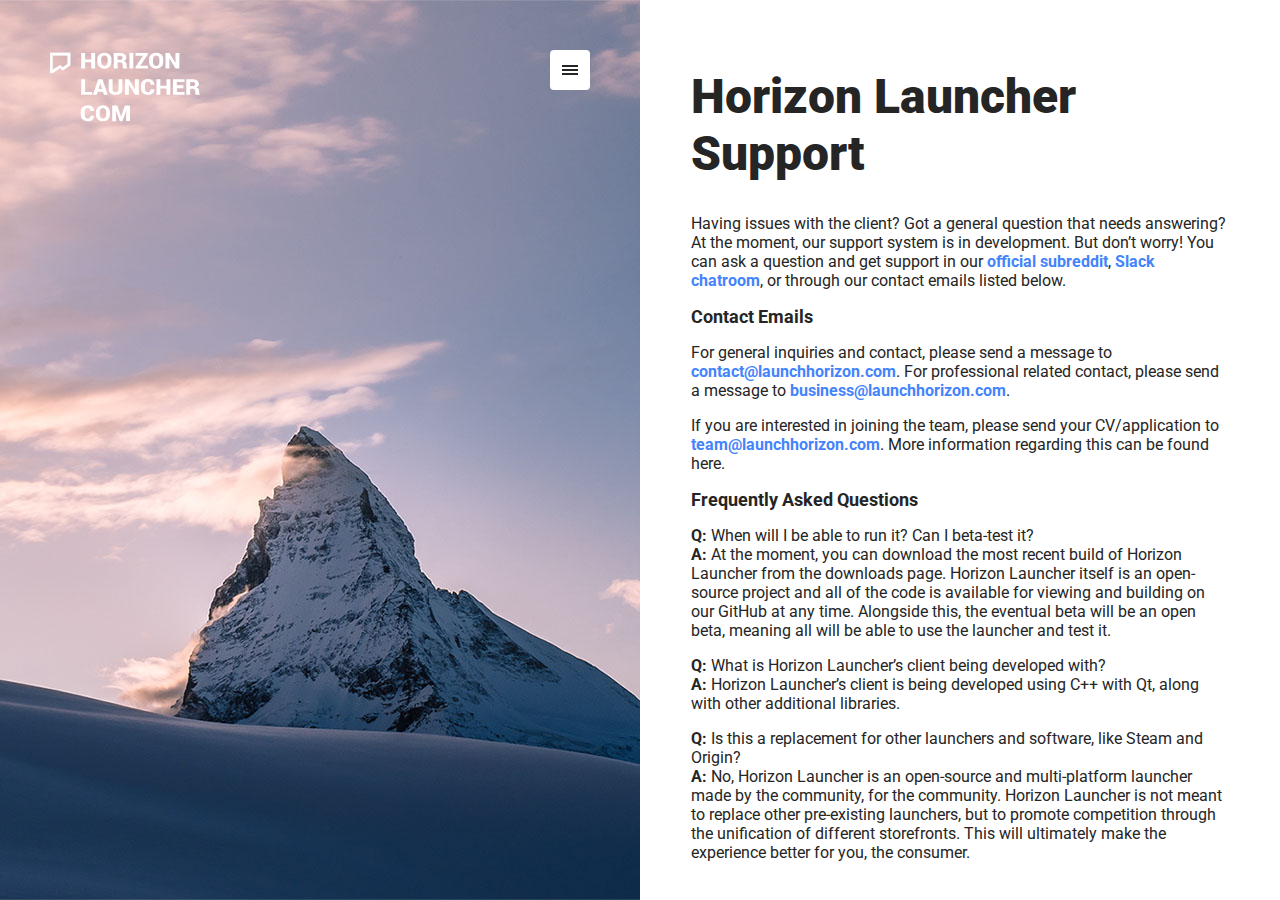
<file: support/index.html>
<!doctype html>
<html lang="en">
    <head>
        <meta charset="utf-8">
        <meta http-equiv="X-UA-Compatible" content="IE=edge">
        <meta name="viewport" content="width=device-width, initial scale=1, user-scalable=no">
        
        <!-- <link rel="icon" href="favicon here"> -->
        <title>Support - Horizon Launcher</title>
        
        <link rel="stylesheet" href="../css/normalize.css">
        <link href='https://fonts.googleapis.com/css?family=Roboto:100,300,700,900' rel='stylesheet' type='text/css'>
        <link rel="stylesheet" href="../css/menu.css">
        <link rel="stylesheet" href="../css/page.css">
        <script src="../js/jquery-2.1.1.js"></script>
        <script>!function(e,t,a,n,c,s,o){e.GoogleAnalyticsObject=c,e[c]=e[c]||function(){(e[c].q=e[c].q||[]).push(arguments)},e[c].l=1*new Date,s=t.createElement(a),o=t.getElementsByTagName(a)[0],s.async=1,s.src=n,o.parentNode.insertBefore(s,o)}(window,document,"script","https://www.google-analytics.com/analytics.js","ga"),ga("create","UA-73427200-1","auto"),ga("send","pageview");</script>
    </head>
    
    <body>
        <!-- Image and Menu Area -->
        <div class="stock  support">
            <div class="logo">
                <a href="/"><span id="logo"></span></a>
            </div>

            <div class="hamburger" id="toggle">
                <span class="top"></span>
                <span class="middle"></span>
                <span class="bottom"></span>
            </div>
        </div>
        
        <!-- The Content -->
        <div class="content">
            <h1>Horizon Launcher Support</h1>
            <p>Having issues with the client? Got a general question that needs answering? At the moment, our support system is in development. But don’t worry! You can ask a question and get support in our <a href="https://www.reddit.com/r/LaunchHorizon">official subreddit</a>, <a href="http://slack.launchhorizon.com/">Slack chatroom</a>, or through our contact emails listed below.</p>
            
            <h2>Contact Emails</h2>
            
            <p>For general inquiries and contact, please send a message to <a href="mailto:contact@launchhorizon.com">contact@launchhorizon.com</a>.
                For professional related contact, please send a message to <a href="mailto:business@launchhorizon.com">business@launchhorizon.com</a>.</p>
            
            <p>If you are interested in joining the team, please send your CV/application to <a href="mailto:team@launchhorizon.com">team@launchhorizon.com</a>. More information regarding this can be found here.</p>
            
            <h2>Frequently Asked Questions</h2>
            <p><strong>Q:</strong> When will I be able to run it? Can I beta-test it?<br>
                <strong>A:</strong> At the moment, you can download the most recent build of Horizon Launcher from the downloads page. Horizon Launcher itself is an open-source project and all of the code is available for viewing and building on our GitHub at any time. Alongside this, the eventual beta will be an open beta, meaning all will be able to use the launcher and test it.</p>
            
            <p><strong>Q:</strong> What is Horizon Launcher’s client being developed with?<br>
                <strong>A:</strong> Horizon Launcher’s client is being developed using C++ with Qt, along with other additional libraries.</p>
            
            <p><strong>Q:</strong> Is this a replacement for other launchers and software, like Steam and Origin?<br>
                <strong>A:</strong> No, Horizon Launcher is an open-source and multi-platform launcher made by the community, for the community. Horizon Launcher is not meant to replace other pre-existing launchers, but to promote competition through the unification of different storefronts. This will ultimately make the experience better for you, the consumer.</p>
        </div>
        <!-- /The Content -->
        
        
        <!-- The Menu -->
        <div class="menu" id="overlay">
            <nav class="overlay-menu">
                <ul class="links">
                    <li><a href="/">Horizon</a></li>
                    <li><a href="/about/">About Us</a></li>
                    <li><a href="/downloads/">Downloads</a></li>
                    <li><a href="/team/">The Team</a></li>
                    <li><a href="/support/">Support</a></li>
                </ul>
                
                <ul class="social">
                    <li><a href="https://twitter.com/LauncherHorizon" target="_blank" id="social">
                        <span id="tw">
                            <svg version="1.2" baseProfile="tiny" id="Layer_1" xmlns="http://www.w3.org/2000/svg" xmlns:xlink="http://www.w3.org/1999/xlink"
	 x="0px" y="0px" width="2em" height="2em" viewBox="0 0 128 128" xml:space="preserve">
                            <path fill="#7D8F94" d="M64.001,0.001C28.656,0.001,0,28.651,0,63.998c0,35.346,28.656,64.001,64.001,64.001
                                c35.343,0,63.999-28.655,63.999-64.001C128,28.651,99.346,0.001,64.001,0.001z M93.071,49.092c0.047,0.65,0.047,1.3,0.047,1.95
                                c0,19.829-15.093,42.678-42.678,42.678c-8.496,0-16.394-2.461-23.031-6.733c1.205,0.138,2.366,0.186,3.622,0.186
                                c7.011,0,13.465-2.37,18.62-6.411c-6.593-0.139-12.121-4.458-14.023-10.402c0.927,0.143,1.858,0.234,2.833,0.234
                                c1.348,0,2.501-0.187,3.756-0.511C35.343,68.691,30,62.652,30,55.361c0-0.044,0-0.138,0-0.186c2,1.117,4.507,1.81,6.97,1.905
                                c-4.041-2.694-6.592-7.291-6.592-12.491c0-2.789,0.792-5.341,2.092-7.572c7.382,9.102,18.504,15.046,30.948,15.696
                                c-0.23-1.113-0.357-2.274-0.357-3.436c0-8.267,6.691-14.999,15.004-14.999c4.32,0,8.222,1.811,10.96,4.736
                                c3.392-0.651,6.643-1.902,9.523-3.622c-1.118,3.482-3.483,6.407-6.593,8.265c3.016-0.325,5.944-1.161,8.635-2.321
                                C98.55,44.309,95.995,46.956,93.071,49.092z"/>
                            </svg>
                            <span class="titles  dest-ce-que">Twitter</span></span>
                    </a></li>
                    
                    
                    <li><a href="https://www.reddit.com/r/LaunchHorizon" target="_blank" id="social">
                        <span>
                            <svg version="1.2" baseProfile="tiny" id="Layer_1" xmlns="http://www.w3.org/2000/svg" xmlns:xlink="http://www.w3.org/1999/xlink"
	 x="0px" y="0px" width="2em" height="2em" viewBox="0 0 128 128" xml:space="preserve">
                            <path fill="#7D8F94" d="M64.001,128C28.642,128,0,99.359,0,64.001C0,28.641,28.642,0,64.001,0C99.359,0,128,28.641,128,64.001
                                C128,99.359,99.359,128,64.001,128z M93.855,53.358c-2.426,0-4.57,1-6.139,2.573c-5.79-3.999-13.574-6.572-22.217-6.859
                                l4.498-20.216l14.287,3.217c0,3.5,2.858,6.357,6.357,6.357c3.572,0,6.43-2.932,6.43-6.43c0-3.5-2.857-6.43-6.43-6.43
                                c-2.498,0-4.645,1.499-5.711,3.572l-15.786-3.499c-0.788-0.214-1.573,0.359-1.787,1.146l-4.93,22.283
                                C53.857,49.426,46.142,52,40.357,56.003c-1.572-1.645-3.786-2.645-6.212-2.645c-4.717,0-8.574,3.784-8.574,8.497
                                c0,3.432,2,6.29,4.857,7.716c-0.287,1.287-0.427,2.645-0.427,3.999c0,13.574,15.287,24.576,34.072,24.576
                                c18.854,0,34.14-11.002,34.14-24.576c0-1.354-0.14-2.786-0.499-4.071c2.786-1.426,4.718-4.284,4.718-7.643
                                C102.432,57.142,98.572,53.358,93.855,53.358z M49.926,76.789c-3.572,0-6.424-2.86-6.424-6.358c0-3.572,2.852-6.43,6.424-6.43
                                c3.504,0,6.357,2.858,6.357,6.43C56.284,73.929,53.43,76.789,49.926,76.789z M78.215,85.571c-4.072,4.071-11.93,4.431-14.214,4.431
                                c-2.286,0-10.144-0.359-14.215-4.431c-0.64-0.572-0.64-1.572,0-2.212c0.573-0.573,1.572-0.573,2.146,0
                                c2.566,2.639,8.138,3.5,12.069,3.5c3.931,0,9.429-0.86,12.069-3.5c0.572-0.573,1.57-0.573,2.145,0
                                C78.854,83.999,78.854,84.999,78.215,85.571z M78.074,76.789c-3.504,0-6.357-2.86-6.357-6.358c0-3.572,2.854-6.43,6.357-6.43
                                c3.572,0,6.426,2.858,6.426,6.43C84.5,73.929,81.646,76.789,78.074,76.789z"/>
                            </svg>
                            <span class="titles  dest-ce-que">Reddit</span></span>
                    </a></li>
            
            
                    <li><a href="https://github.com/HorizonLauncher" target="_blank" id="social">
                        <span>
                            <svg version="1.2" baseProfile="tiny" id="Layer_1" xmlns="http://www.w3.org/2000/svg" xmlns:xlink="http://www.w3.org/1999/xlink"
	 x="0px" y="0px" width="2em" height="2em" viewBox="0 0 128 128" xml:space="preserve">
                            <path fill="#7D8F94" d="M128,64c0,28.251-18.332,52.25-43.748,60.749c-3.25,0.584-4.416-1.416-4.416-3.084
                                c0-2.084,0.079-8.996,0.079-17.581c0-6.001-1.998-9.834-4.331-11.832c14.25-1.585,29.248-7.004,29.248-31.587
                                c0-6.998-2.496-12.665-6.585-17.165c0.669-1.666,2.837-8.166-0.661-16.996C92.251,24.832,80,33.08,80,33.08
                                c-5.085-1.416-10.581-2.162-16-2.162s-10.915,0.746-16,2.162c0,0-12.253-8.248-17.586-6.577c-3.498,8.831-1.33,15.331-0.661,16.996
                                c-4.089,4.5-6.585,10.167-6.585,17.165c0,24.505,14.912,30.002,29.163,31.587c-1.829,1.663-3.499,4.494-4.083,8.582
                                c-3.661,1.666-12.997,4.497-18.58-5.333c-3.5-6.086-9.834-6.584-9.834-6.584c-6.252-0.085-0.419,3.917-0.419,3.917
                                c4.165,1.914,7.088,9.331,7.088,9.331c3.748,11.42,21.582,7.586,21.582,7.586c0,5.334,0.079,10.333,0.079,11.914
                                c0,1.669-1.168,3.669-4.416,3.084C18.332,116.25,0,92.251,0,64C0,28.665,28.664,0,64,0S128,28.665,128,64z M23.666,90.915
                                c-0.498-0.164-0.916-0.085-1.08,0.171c-0.171,0.327,0.077,0.746,0.582,0.994c0.412,0.25,0.918,0.171,1.082-0.164
                                C24.418,91.584,24.164,91.165,23.666,90.915z M26.666,93.418c-0.418-0.421-1.002-0.584-1.33-0.25
                                c-0.333,0.25-0.254,0.833,0.165,1.331c0.419,0.419,1.002,0.583,1.329,0.248C27.164,94.5,27.086,93.915,26.666,93.418z
                                 M29.334,96.917c-0.335-0.583-1.002-0.833-1.416-0.498c-0.419,0.248-0.419,0.917,0,1.5c0.414,0.583,1.081,0.833,1.416,0.583
                                C29.753,98.168,29.753,97.499,29.334,96.917z M32.499,100.415c-0.585-0.583-1.331-0.667-1.665-0.248
                                c-0.42,0.334-0.248,1.081,0.334,1.584c0.583,0.584,1.331,0.664,1.664,0.25C33.166,101.667,33.003,100.913,32.499,100.415z
                                 M36.501,102.747c-0.667-0.164-1.415,0.086-1.585,0.584c-0.164,0.504,0.335,1.086,1.086,1.25c0.662,0.25,1.416,0,1.58-0.498
                                C37.752,103.58,37.249,102.997,36.501,102.747z M41.416,103.58c-0.748,0-1.33,0.419-1.33,0.917c0,0.583,0.582,1.002,1.414,0.917
                                c0.747,0,1.332-0.414,1.332-0.917C42.832,103.915,42.168,103.501,41.416,103.58z M46.166,102.918
                                c-0.748,0.164-1.252,0.662-1.168,1.245c0.087,0.505,0.754,0.838,1.502,0.669c0.752-0.164,1.25-0.669,1.166-1.167
                                S46.92,102.833,46.166,102.918z"/>
                            </svg>
                            <span class="titles  dest-ce-que">GitHub</span></span>
                    </a></li>
    
    
                    <li><a href="http://horizonlauncher.slack.com" target="_blank" id="social">
                        <span>
                            <svg version="1.2" baseProfile="tiny" id="Layer_1" xmlns="http://www.w3.org/2000/svg" xmlns:xlink="http://www.w3.org/1999/xlink"
	 x="0px" y="0px" width="2em" height="2em" viewBox="0 0 128 128" xml:space="preserve">
                            <g>
                                    <rect x="56.666" y="56.377" transform="matrix(0.319 0.9478 -0.9478 0.319 104.0178 -17.1479)" fill="#7D8F94" width="14.551" height="14.858"/>
                                <path fill="#7D8F94" d="M64.001,0.001C28.656,0.001,0,28.651,0,63.998c0,35.346,28.656,64.001,64.001,64.001
                                    c35.343,0,63.999-28.655,63.999-64.001C128,28.651,99.346,0.001,64.001,0.001z M96.485,74.131l-6.848,2.305l2.355,6.998
                                    c1.137,3.377-0.68,7.036-4.057,8.173s-7.035-0.68-8.173-4.057l-2.354-6.998l-14.081,4.739l2.383,7.079
                                    c1.137,3.376-0.68,7.035-4.057,8.172s-7.035-0.679-8.172-4.057L51.1,89.407l-6.534,2.199c-3.377,1.136-7.036-0.681-8.172-4.058
                                    c-1.137-3.376,0.679-7.035,4.056-8.172l6.534-2.198l-4.642-13.79l-6.712,2.259c-3.377,1.137-7.036-0.68-8.172-4.057
                                    c-1.137-3.377,0.68-7.035,4.056-8.172l6.712-2.259l-2.219-6.595c-1.137-3.377,0.68-7.035,4.056-8.172
                                    c3.377-1.137,7.036,0.68,8.172,4.056l2.219,6.595l14.081-4.739L62.29,35.63c-1.137-3.377,0.68-7.036,4.056-8.172
                                    c3.377-1.137,7.036,0.68,8.172,4.056l2.247,6.675l6.67-2.244c3.377-1.138,7.035,0.679,8.172,4.056s-0.68,7.036-4.057,8.172
                                    l-6.67,2.245l4.642,13.791l6.849-2.306c3.377-1.137,7.035,0.68,8.172,4.056C101.679,69.336,99.863,72.994,96.485,74.131z"/>
                            </g>
                            </svg>
                            <span class="titles  dest-ce-que">Slack</span></span>
                    </a></li>


                    <li><a href="http://eepurl.com/b5lYHn" target="_blank" id="social">
                        <span>
                            <svg version="1.2" baseProfile="tiny" id="Layer_1" xmlns="http://www.w3.org/2000/svg" xmlns:xlink="http://www.w3.org/1999/xlink"
	 x="0px" y="0px" width="2em" height="2em" viewBox="0 0 128 128" xml:space="preserve">
                            <g>
                                <path fill="#7D8F94" d="M97,82.75V43H41v39.75c0,0.806-0.587,1.25-0.843,2.25h54.312C95.75,85,97,84.031,97,82.75z M69,80H45v-4h24V80z M69,71H45V48h24V71z M92,80H73v-4h19V80z M92,71H73v-5h19V71z M92,62H73v-5h19V62z M92,52H73v-4h19V52z"/>
                                <path fill="#7D8F94" d="M31,82.75c0,1.281,1.219,2.344,2.5,2.344S36,84.031,36,82.75V48h-5V82.75z"/>
                                <rect x="50" y="52" fill="#7D8F94" width="14" height="14"/>
                                <path fill="#7D8F94" d="M64.002,0.001C28.656,0.001,0,28.651,0,63.998c0,35.346,28.656,64.001,64.002,64.001c35.343,0,63.998-28.655,63.998-64.001C128,28.651,99.346,0.001,64.002,0.001z M101,82.75c0,3.882-2.65,7.25-6.531,7.25H33.531C29.65,90,26,86.632,26,82.75V43h10v-5h65V82.75z"/>
                            </g>
                            </svg>
                            <span class="titles  dest-ce-que">Newsletter</span></span>
                    </a></li>

                </ul>
                
                <ul class="tos">
                    <li><a href="#">Site Map</a></li>
                    <li><a href="/board/index.html">Board of Directors</a></li>
                    <li><a href="/tos.html">Terms of Service</a></li>
                    <li><a href="/privacy-policy.html">Privacy Policy</a></li>
                </ul>
            </nav>
        </div>
        <!-- End Menu -->
    
        <!-- Menu Toggle JS -->
        <script>$("#toggle").click(function(){$(this).toggleClass("active"),$("#overlay").toggleClass("open")});</script>
        <!-- End Menu Toggle -->
        
    </body>
</html>
</file>
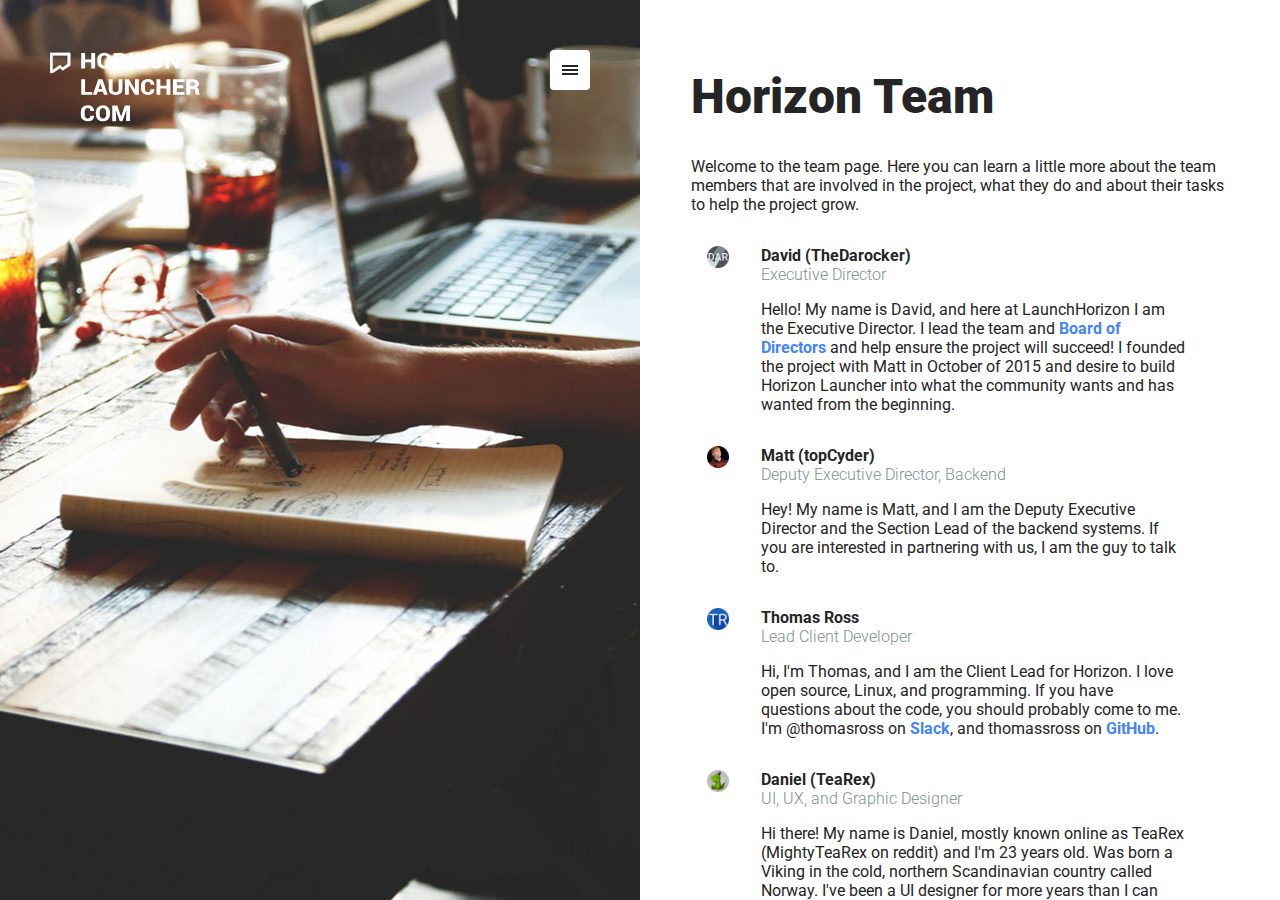
<file: team/index.html>
<!doctype html>
<html lang="en">
    <head>
        <meta charset="utf-8">
        <meta http-equiv="X-UA-Compatible" content="IE=edge">
        <meta name="viewport" content="width=device-width, initial scale=1, user-scalable=no">
        
        <!-- <link rel="icon" href="favicon here"> -->
        <title>The Team - Horizon Launcher</title>
        
        <link rel="stylesheet" href="../css/normalize.css">
        <link href='https://fonts.googleapis.com/css?family=Roboto:100,300,700,900' rel='stylesheet' type='text/css'>
        <link rel="stylesheet" href="../css/menu.css">
        <link rel="stylesheet" href="../css/page.css">
        <script src="../js/jquery-2.1.1.js"></script>
        <script>!function(e,t,a,n,c,s,o){e.GoogleAnalyticsObject=c,e[c]=e[c]||function(){(e[c].q=e[c].q||[]).push(arguments)},e[c].l=1*new Date,s=t.createElement(a),o=t.getElementsByTagName(a)[0],s.async=1,s.src=n,o.parentNode.insertBefore(s,o)}(window,document,"script","https://www.google-analytics.com/analytics.js","ga"),ga("create","UA-73427200-1","auto"),ga("send","pageview");</script>
    </head>
    
    <body>
        <!-- Image and Menu Area -->
        <div class="stock  team">
            <div class="logo">
                <a href="/"><span id="logo"></span></a>
            </div>

            <div class="hamburger" id="toggle">
                <span class="top"></span>
                <span class="middle"></span>
                <span class="bottom"></span>
            </div>
        </div>
        
        <!-- The Content -->
        <div class="content">
            <h1>Horizon Team</h1>
            <p>Welcome to the team page. Here you can learn a little more about the team members that are involved in the project, what they do and about their tasks to help the project grow.</p>
            <div class="clearfix"></div>
            
            <div class="clearfix">
                <div class="column icon">
                    <img src="../images/team-icons_thedarocker.png" />
                </div>
                <div class="column text">
                    <strong>David (TheDarocker)</strong><br>
                    <span class="light">Executive Director</span>
                    <p>Hello! My name is David, and here at LaunchHorizon I am the Executive Director. I lead the team and <a href="/board/index.html">Board of Directors</a> and help ensure the project will succeed! I founded the project with Matt in October of 2015 and desire to build Horizon Launcher into what the community wants and has wanted from the beginning.</p>
                </div>
            </div>
            
            <div class="clearfix">
                <div class="column icon">
                    <img src="../images/team-icons_topcyder.png" />
                </div>
                <div class="column text">
                    <strong>Matt (topCyder)</strong><br>
                    <span class="light">Deputy Executive Director, Backend</span>
                    <p>Hey! My name is Matt, and I am the Deputy Executive Director and the Section Lead of the backend systems. If you are interested in partnering with us, I am the guy to talk to.</p>
                </div>
            </div>
            
            <div class="clearfix">
                <div class="column icon">
                    <img src="../images/team-icons_thomasross.png" />
                </div>
                <div class="column text">
                    <strong>Thomas Ross</strong><br>
                    <span class="light">Lead Client Developer</span>
                    <p>Hi, I'm Thomas, and I am the Client Lead for Horizon. I love open source, Linux, and programming. If you have questions about the code, you should probably come to me. I'm @thomasross on <a href="http://slack.launchhorizon.com">Slack</a>, and thomassross on <a href="https://github.com/thomassross">GitHub</a>.</p>
                </div>
            </div>
            
            <div class="clearfix">
                <div class="column icon">
                    <img src="../images/team-icons_tearex.png" />
                </div>
                <div class="column text">
                    <strong>Daniel (TeaRex)</strong><br>
                    <span class="light">UI, UX, and Graphic Designer</span>
                    <p>Hi there! My name is Daniel, mostly known online as TeaRex (MightyTeaRex on reddit) and I'm 23 years old. Was born a Viking in the cold, northern Scandinavian country called Norway. I've been a UI designer for more years than I can remember, and been doing a few awesome projects in a 4 year span. Currently working my fulltime job while also tackling a lot of Horizon UI Design.</p>
                </div>
            </div>
            
            <div class="clearfix">
                <div class="column icon">
                    <img src="../images/team-icons_myselfluls.png" />
                </div>
                <div class="column text">
                    <strong>Micklas (MySelfLuls)</strong><br>
                <span class="light">Lead Community Manager</span>
                <p>Hi! My name is Micklas, I live in the rainy country known as Denmark and I am one of the Community Managers here at Horizon Launcher, I will be assisting all of you with any problems or questions along the way.</p>
                </div>
            </div>
            
            <div class="clearfix">
                <div class="column icon">
                    <img src="../images/team-icons_twitnit.png" />
                </div>
                <div class="column text">
                    <strong>Gurleen (Twitnit)</strong><br>
                <span class="light">Community Manager</span>
                <p>Hey all! I'm /u/ItzTwitNit (on reddit), and I'm a community manager for Horizon! I hope to turn this project into something big. If you ever want to have a chat about Horizon, hit me up!</p>
                </div>
            </div>
            
            <div class="clearfix">
                <div class="column icon">
                    <img src="../images/team-icons_ohnozen.png" />
                </div>
                <div class="column text">
                    <strong>Oh (ohnozen)</strong><br>
                <span class="light">Web Developer</span>
                <p>Yo. People like to call me Oh. You’ll usually see me online as ohnozen (or some variant involving underscores, like /u/oh_nozen on Reddit). I am currently the web dev guy for Horizon Launcher, as well as the team’s token Texan (y’all). By day I’m a graphic designer and front-end dev, but by night I’m sleeping or moonlighting/freelancing for cool clients. That is all. Ron Swanson.</p>
                </div>
            </div>
        </div>
        <!-- /The Content -->
        
        
        <!-- The Menu -->
        <div class="menu" id="overlay">
            <nav class="overlay-menu">
                <ul class="links">
                    <li><a href="/">Horizon</a></li>
                    <li><a href="/about/">About Us</a></li>
                    <li><a href="/downloads/">Downloads</a></li>
                    <li><a href="/team/">The Team</a></li>
                    <li><a href="/support/">Support</a></li>
                </ul>
                
                <ul class="social">
                    <li><a href="https://twitter.com/LauncherHorizon" target="_blank" id="social">
                        <span id="tw">
                            <svg version="1.2" baseProfile="tiny" id="Layer_1" xmlns="http://www.w3.org/2000/svg" xmlns:xlink="http://www.w3.org/1999/xlink"
	 x="0px" y="0px" width="2em" height="2em" viewBox="0 0 128 128" xml:space="preserve">
                            <path fill="#7D8F94" d="M64.001,0.001C28.656,0.001,0,28.651,0,63.998c0,35.346,28.656,64.001,64.001,64.001
                                c35.343,0,63.999-28.655,63.999-64.001C128,28.651,99.346,0.001,64.001,0.001z M93.071,49.092c0.047,0.65,0.047,1.3,0.047,1.95
                                c0,19.829-15.093,42.678-42.678,42.678c-8.496,0-16.394-2.461-23.031-6.733c1.205,0.138,2.366,0.186,3.622,0.186
                                c7.011,0,13.465-2.37,18.62-6.411c-6.593-0.139-12.121-4.458-14.023-10.402c0.927,0.143,1.858,0.234,2.833,0.234
                                c1.348,0,2.501-0.187,3.756-0.511C35.343,68.691,30,62.652,30,55.361c0-0.044,0-0.138,0-0.186c2,1.117,4.507,1.81,6.97,1.905
                                c-4.041-2.694-6.592-7.291-6.592-12.491c0-2.789,0.792-5.341,2.092-7.572c7.382,9.102,18.504,15.046,30.948,15.696
                                c-0.23-1.113-0.357-2.274-0.357-3.436c0-8.267,6.691-14.999,15.004-14.999c4.32,0,8.222,1.811,10.96,4.736
                                c3.392-0.651,6.643-1.902,9.523-3.622c-1.118,3.482-3.483,6.407-6.593,8.265c3.016-0.325,5.944-1.161,8.635-2.321
                                C98.55,44.309,95.995,46.956,93.071,49.092z"/>
                            </svg>
                            <span class="titles  dest-ce-que">Twitter</span></span>
                    </a></li>
                    
                    
                    <li><a href="https://www.reddit.com/r/LaunchHorizon" target="_blank" id="social">
                        <span>
                            <svg version="1.2" baseProfile="tiny" id="Layer_1" xmlns="http://www.w3.org/2000/svg" xmlns:xlink="http://www.w3.org/1999/xlink"
	 x="0px" y="0px" width="2em" height="2em" viewBox="0 0 128 128" xml:space="preserve">
                            <path fill="#7D8F94" d="M64.001,128C28.642,128,0,99.359,0,64.001C0,28.641,28.642,0,64.001,0C99.359,0,128,28.641,128,64.001
                                C128,99.359,99.359,128,64.001,128z M93.855,53.358c-2.426,0-4.57,1-6.139,2.573c-5.79-3.999-13.574-6.572-22.217-6.859
                                l4.498-20.216l14.287,3.217c0,3.5,2.858,6.357,6.357,6.357c3.572,0,6.43-2.932,6.43-6.43c0-3.5-2.857-6.43-6.43-6.43
                                c-2.498,0-4.645,1.499-5.711,3.572l-15.786-3.499c-0.788-0.214-1.573,0.359-1.787,1.146l-4.93,22.283
                                C53.857,49.426,46.142,52,40.357,56.003c-1.572-1.645-3.786-2.645-6.212-2.645c-4.717,0-8.574,3.784-8.574,8.497
                                c0,3.432,2,6.29,4.857,7.716c-0.287,1.287-0.427,2.645-0.427,3.999c0,13.574,15.287,24.576,34.072,24.576
                                c18.854,0,34.14-11.002,34.14-24.576c0-1.354-0.14-2.786-0.499-4.071c2.786-1.426,4.718-4.284,4.718-7.643
                                C102.432,57.142,98.572,53.358,93.855,53.358z M49.926,76.789c-3.572,0-6.424-2.86-6.424-6.358c0-3.572,2.852-6.43,6.424-6.43
                                c3.504,0,6.357,2.858,6.357,6.43C56.284,73.929,53.43,76.789,49.926,76.789z M78.215,85.571c-4.072,4.071-11.93,4.431-14.214,4.431
                                c-2.286,0-10.144-0.359-14.215-4.431c-0.64-0.572-0.64-1.572,0-2.212c0.573-0.573,1.572-0.573,2.146,0
                                c2.566,2.639,8.138,3.5,12.069,3.5c3.931,0,9.429-0.86,12.069-3.5c0.572-0.573,1.57-0.573,2.145,0
                                C78.854,83.999,78.854,84.999,78.215,85.571z M78.074,76.789c-3.504,0-6.357-2.86-6.357-6.358c0-3.572,2.854-6.43,6.357-6.43
                                c3.572,0,6.426,2.858,6.426,6.43C84.5,73.929,81.646,76.789,78.074,76.789z"/>
                            </svg>
                            <span class="titles  dest-ce-que">Reddit</span></span>
                    </a></li>
            
            
                    <li><a href="https://github.com/HorizonLauncher" target="_blank" id="social">
                        <span>
                            <svg version="1.2" baseProfile="tiny" id="Layer_1" xmlns="http://www.w3.org/2000/svg" xmlns:xlink="http://www.w3.org/1999/xlink"
	 x="0px" y="0px" width="2em" height="2em" viewBox="0 0 128 128" xml:space="preserve">
                            <path fill="#7D8F94" d="M128,64c0,28.251-18.332,52.25-43.748,60.749c-3.25,0.584-4.416-1.416-4.416-3.084
                                c0-2.084,0.079-8.996,0.079-17.581c0-6.001-1.998-9.834-4.331-11.832c14.25-1.585,29.248-7.004,29.248-31.587
                                c0-6.998-2.496-12.665-6.585-17.165c0.669-1.666,2.837-8.166-0.661-16.996C92.251,24.832,80,33.08,80,33.08
                                c-5.085-1.416-10.581-2.162-16-2.162s-10.915,0.746-16,2.162c0,0-12.253-8.248-17.586-6.577c-3.498,8.831-1.33,15.331-0.661,16.996
                                c-4.089,4.5-6.585,10.167-6.585,17.165c0,24.505,14.912,30.002,29.163,31.587c-1.829,1.663-3.499,4.494-4.083,8.582
                                c-3.661,1.666-12.997,4.497-18.58-5.333c-3.5-6.086-9.834-6.584-9.834-6.584c-6.252-0.085-0.419,3.917-0.419,3.917
                                c4.165,1.914,7.088,9.331,7.088,9.331c3.748,11.42,21.582,7.586,21.582,7.586c0,5.334,0.079,10.333,0.079,11.914
                                c0,1.669-1.168,3.669-4.416,3.084C18.332,116.25,0,92.251,0,64C0,28.665,28.664,0,64,0S128,28.665,128,64z M23.666,90.915
                                c-0.498-0.164-0.916-0.085-1.08,0.171c-0.171,0.327,0.077,0.746,0.582,0.994c0.412,0.25,0.918,0.171,1.082-0.164
                                C24.418,91.584,24.164,91.165,23.666,90.915z M26.666,93.418c-0.418-0.421-1.002-0.584-1.33-0.25
                                c-0.333,0.25-0.254,0.833,0.165,1.331c0.419,0.419,1.002,0.583,1.329,0.248C27.164,94.5,27.086,93.915,26.666,93.418z
                                 M29.334,96.917c-0.335-0.583-1.002-0.833-1.416-0.498c-0.419,0.248-0.419,0.917,0,1.5c0.414,0.583,1.081,0.833,1.416,0.583
                                C29.753,98.168,29.753,97.499,29.334,96.917z M32.499,100.415c-0.585-0.583-1.331-0.667-1.665-0.248
                                c-0.42,0.334-0.248,1.081,0.334,1.584c0.583,0.584,1.331,0.664,1.664,0.25C33.166,101.667,33.003,100.913,32.499,100.415z
                                 M36.501,102.747c-0.667-0.164-1.415,0.086-1.585,0.584c-0.164,0.504,0.335,1.086,1.086,1.25c0.662,0.25,1.416,0,1.58-0.498
                                C37.752,103.58,37.249,102.997,36.501,102.747z M41.416,103.58c-0.748,0-1.33,0.419-1.33,0.917c0,0.583,0.582,1.002,1.414,0.917
                                c0.747,0,1.332-0.414,1.332-0.917C42.832,103.915,42.168,103.501,41.416,103.58z M46.166,102.918
                                c-0.748,0.164-1.252,0.662-1.168,1.245c0.087,0.505,0.754,0.838,1.502,0.669c0.752-0.164,1.25-0.669,1.166-1.167
                                S46.92,102.833,46.166,102.918z"/>
                            </svg>
                            <span class="titles  dest-ce-que">GitHub</span></span>
                    </a></li>
    
    
                    <li><a href="http://slack.launchhorizon.com" target="_blank" id="social">
                        <span>
                            <svg version="1.2" baseProfile="tiny" id="Layer_1" xmlns="http://www.w3.org/2000/svg" xmlns:xlink="http://www.w3.org/1999/xlink"
	 x="0px" y="0px" width="2em" height="2em" viewBox="0 0 128 128" xml:space="preserve">
                            <g>
                                    <rect x="56.666" y="56.377" transform="matrix(0.319 0.9478 -0.9478 0.319 104.0178 -17.1479)" fill="#7D8F94" width="14.551" height="14.858"/>
                                <path fill="#7D8F94" d="M64.001,0.001C28.656,0.001,0,28.651,0,63.998c0,35.346,28.656,64.001,64.001,64.001
                                    c35.343,0,63.999-28.655,63.999-64.001C128,28.651,99.346,0.001,64.001,0.001z M96.485,74.131l-6.848,2.305l2.355,6.998
                                    c1.137,3.377-0.68,7.036-4.057,8.173s-7.035-0.68-8.173-4.057l-2.354-6.998l-14.081,4.739l2.383,7.079
                                    c1.137,3.376-0.68,7.035-4.057,8.172s-7.035-0.679-8.172-4.057L51.1,89.407l-6.534,2.199c-3.377,1.136-7.036-0.681-8.172-4.058
                                    c-1.137-3.376,0.679-7.035,4.056-8.172l6.534-2.198l-4.642-13.79l-6.712,2.259c-3.377,1.137-7.036-0.68-8.172-4.057
                                    c-1.137-3.377,0.68-7.035,4.056-8.172l6.712-2.259l-2.219-6.595c-1.137-3.377,0.68-7.035,4.056-8.172
                                    c3.377-1.137,7.036,0.68,8.172,4.056l2.219,6.595l14.081-4.739L62.29,35.63c-1.137-3.377,0.68-7.036,4.056-8.172
                                    c3.377-1.137,7.036,0.68,8.172,4.056l2.247,6.675l6.67-2.244c3.377-1.138,7.035,0.679,8.172,4.056s-0.68,7.036-4.057,8.172
                                    l-6.67,2.245l4.642,13.791l6.849-2.306c3.377-1.137,7.035,0.68,8.172,4.056C101.679,69.336,99.863,72.994,96.485,74.131z"/>
                            </g>
                            </svg>
                            <span class="titles  dest-ce-que">Slack</span></span>
                    </a></li>


                    <li><a href="http://eepurl.com/b5lYHn" target="_blank" id="social">
                        <span>
                            <svg version="1.2" baseProfile="tiny" id="Layer_1" xmlns="http://www.w3.org/2000/svg" xmlns:xlink="http://www.w3.org/1999/xlink"
	 x="0px" y="0px" width="2em" height="2em" viewBox="0 0 128 128" xml:space="preserve">
                            <g>
                                <path fill="#7D8F94" d="M97,82.75V43H41v39.75c0,0.806-0.587,1.25-0.843,2.25h54.312C95.75,85,97,84.031,97,82.75z M69,80H45v-4h24V80z M69,71H45V48h24V71z M92,80H73v-4h19V80z M92,71H73v-5h19V71z M92,62H73v-5h19V62z M92,52H73v-4h19V52z"/>
                                <path fill="#7D8F94" d="M31,82.75c0,1.281,1.219,2.344,2.5,2.344S36,84.031,36,82.75V48h-5V82.75z"/>
                                <rect x="50" y="52" fill="#7D8F94" width="14" height="14"/>
                                <path fill="#7D8F94" d="M64.002,0.001C28.656,0.001,0,28.651,0,63.998c0,35.346,28.656,64.001,64.002,64.001c35.343,0,63.998-28.655,63.998-64.001C128,28.651,99.346,0.001,64.002,0.001z M101,82.75c0,3.882-2.65,7.25-6.531,7.25H33.531C29.65,90,26,86.632,26,82.75V43h10v-5h65V82.75z"/>
                            </g>
                            </svg>
                            <span class="titles  dest-ce-que">Newsletter</span></span>
                    </a></li>

                </ul>
                
                <ul class="tos">
                    <li><a href="#">Site Map</a></li>
                    <li><a href="/board/index.html">Board of Directors</a></li>
                    <li><a href="/tos.html">Terms of Service</a></li>
                    <li><a href="/privacy-policy.html">Privacy Policy</a></li>
                </ul>
            </nav>
        </div>
        <!-- End Menu -->
    
        <!-- Menu Toggle JS -->
        <script>$("#toggle").click(function(){$(this).toggleClass("active"),$("#overlay").toggleClass("open")});</script>
        <!-- End Menu Toggle -->
        
    </body>
</html>
</file>
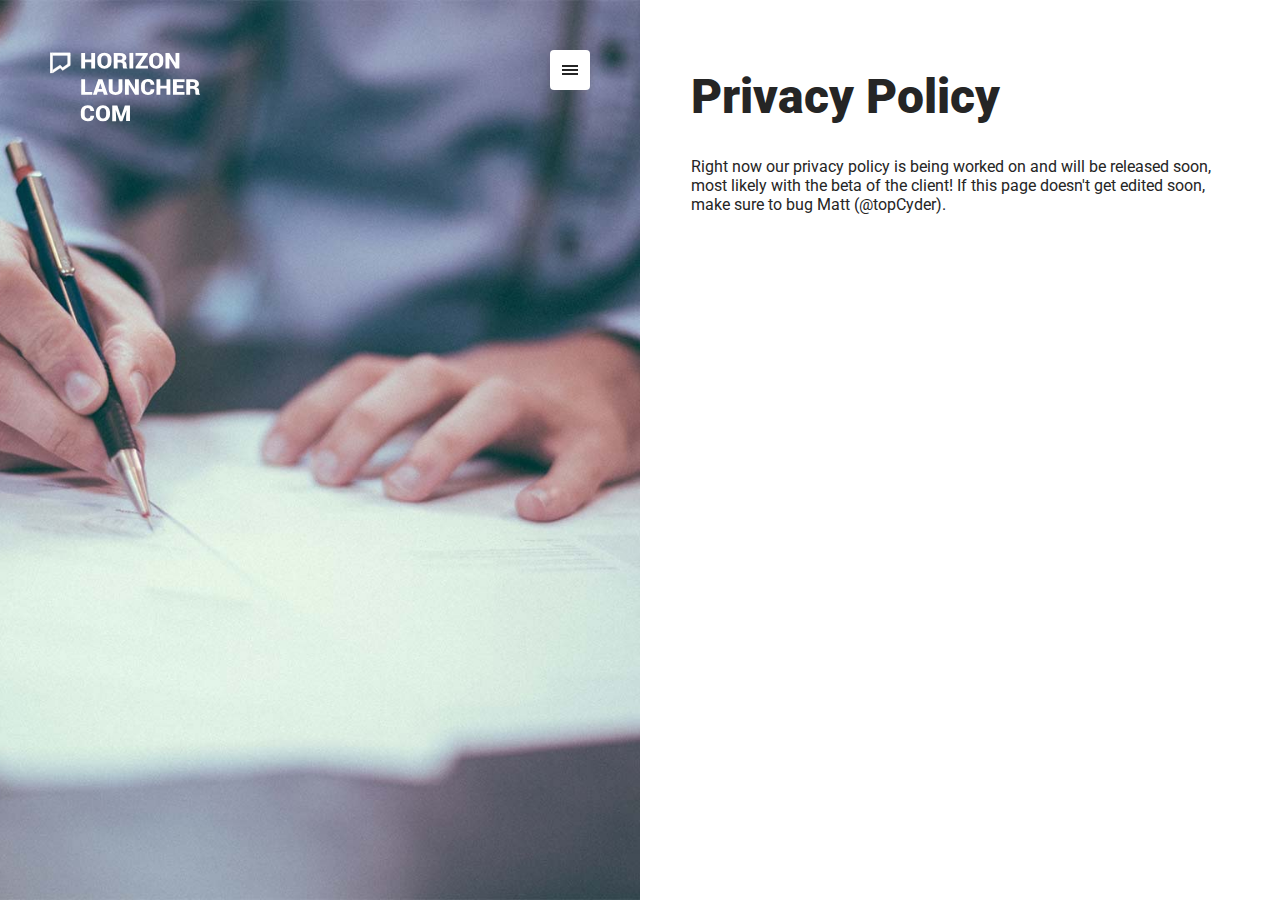
<file: privacy-policy.html>
<!doctype html>
<html lang="en">
    <head>
        <meta charset="utf-8">
        <meta http-equiv="X-UA-Compatible" content="IE=edge">
        <meta name="viewport" content="width=device-width, initial scale=1, user-scalable=no">
        
        <!-- <link rel="icon" href="favicon here"> -->
        <title>Privacy Policy - Horizon Launcher</title>
        
        <link rel="stylesheet" href="css/normalize.css">
        <link href='https://fonts.googleapis.com/css?family=Roboto:100,300,700,900' rel='stylesheet' type='text/css'>
        <link rel="stylesheet" href="css/menu.css">
        <link rel="stylesheet" href="css/page.css">
        <script src="../js/jquery-2.1.1.js"></script>
        <script>!function(e,t,a,n,c,s,o){e.GoogleAnalyticsObject=c,e[c]=e[c]||function(){(e[c].q=e[c].q||[]).push(arguments)},e[c].l=1*new Date,s=t.createElement(a),o=t.getElementsByTagName(a)[0],s.async=1,s.src=n,o.parentNode.insertBefore(s,o)}(window,document,"script","https://www.google-analytics.com/analytics.js","ga"),ga("create","UA-73427200-1","auto"),ga("send","pageview");</script>
    </head>
    
    <body>
        <!-- Image and Menu Area -->
        <div class="stock  doc">
            <div class="logo">
                <a href="/"><span id="logo"></span></a>
            </div>

            <div class="hamburger" id="toggle">
                <span class="top"></span>
                <span class="middle"></span>
                <span class="bottom"></span>
            </div>
        </div>
        
        <!-- The Content -->
        <div class="content">
            <h1>Privacy Policy</h1>
            <p>Right now our privacy policy is being worked on and will be released soon, most likely with the beta of the client! If this page doesn't get edited soon, make sure to bug Matt (@topCyder).</p>
        </div>
        <!-- /The Content -->
        
        
        <!-- The Menu -->
        <div class="menu" id="overlay">
            <nav class="overlay-menu">
                <ul class="links">
                    <li><a href="/">Horizon</a></li>
                    <li><a href="/about/">About Us</a></li>
                    <li><a href="/downloads/">Downloads</a></li>
                    <li><a href="/team/">The Team</a></li>
                    <li><a href="/support/">Support</a></li>
                </ul>
                
                <ul class="social">
                    <li><a href="https://twitter.com/LauncherHorizon" target="_blank" id="social">
                        <span id="tw">
                            <svg version="1.2" baseProfile="tiny" id="Layer_1" xmlns="http://www.w3.org/2000/svg" xmlns:xlink="http://www.w3.org/1999/xlink"
	 x="0px" y="0px" width="2em" height="2em" viewBox="0 0 128 128" xml:space="preserve">
                            <path fill="#7D8F94" d="M64.001,0.001C28.656,0.001,0,28.651,0,63.998c0,35.346,28.656,64.001,64.001,64.001
                                c35.343,0,63.999-28.655,63.999-64.001C128,28.651,99.346,0.001,64.001,0.001z M93.071,49.092c0.047,0.65,0.047,1.3,0.047,1.95
                                c0,19.829-15.093,42.678-42.678,42.678c-8.496,0-16.394-2.461-23.031-6.733c1.205,0.138,2.366,0.186,3.622,0.186
                                c7.011,0,13.465-2.37,18.62-6.411c-6.593-0.139-12.121-4.458-14.023-10.402c0.927,0.143,1.858,0.234,2.833,0.234
                                c1.348,0,2.501-0.187,3.756-0.511C35.343,68.691,30,62.652,30,55.361c0-0.044,0-0.138,0-0.186c2,1.117,4.507,1.81,6.97,1.905
                                c-4.041-2.694-6.592-7.291-6.592-12.491c0-2.789,0.792-5.341,2.092-7.572c7.382,9.102,18.504,15.046,30.948,15.696
                                c-0.23-1.113-0.357-2.274-0.357-3.436c0-8.267,6.691-14.999,15.004-14.999c4.32,0,8.222,1.811,10.96,4.736
                                c3.392-0.651,6.643-1.902,9.523-3.622c-1.118,3.482-3.483,6.407-6.593,8.265c3.016-0.325,5.944-1.161,8.635-2.321
                                C98.55,44.309,95.995,46.956,93.071,49.092z"/>
                            </svg>
                            <span class="titles  dest-ce-que">Twitter</span></span>
                    </a></li>
                    
                    
                    <li><a href="https://www.reddit.com/r/LaunchHorizon" target="_blank" id="social">
                        <span>
                            <svg version="1.2" baseProfile="tiny" id="Layer_1" xmlns="http://www.w3.org/2000/svg" xmlns:xlink="http://www.w3.org/1999/xlink"
	 x="0px" y="0px" width="2em" height="2em" viewBox="0 0 128 128" xml:space="preserve">
                            <path fill="#7D8F94" d="M64.001,128C28.642,128,0,99.359,0,64.001C0,28.641,28.642,0,64.001,0C99.359,0,128,28.641,128,64.001
                                C128,99.359,99.359,128,64.001,128z M93.855,53.358c-2.426,0-4.57,1-6.139,2.573c-5.79-3.999-13.574-6.572-22.217-6.859
                                l4.498-20.216l14.287,3.217c0,3.5,2.858,6.357,6.357,6.357c3.572,0,6.43-2.932,6.43-6.43c0-3.5-2.857-6.43-6.43-6.43
                                c-2.498,0-4.645,1.499-5.711,3.572l-15.786-3.499c-0.788-0.214-1.573,0.359-1.787,1.146l-4.93,22.283
                                C53.857,49.426,46.142,52,40.357,56.003c-1.572-1.645-3.786-2.645-6.212-2.645c-4.717,0-8.574,3.784-8.574,8.497
                                c0,3.432,2,6.29,4.857,7.716c-0.287,1.287-0.427,2.645-0.427,3.999c0,13.574,15.287,24.576,34.072,24.576
                                c18.854,0,34.14-11.002,34.14-24.576c0-1.354-0.14-2.786-0.499-4.071c2.786-1.426,4.718-4.284,4.718-7.643
                                C102.432,57.142,98.572,53.358,93.855,53.358z M49.926,76.789c-3.572,0-6.424-2.86-6.424-6.358c0-3.572,2.852-6.43,6.424-6.43
                                c3.504,0,6.357,2.858,6.357,6.43C56.284,73.929,53.43,76.789,49.926,76.789z M78.215,85.571c-4.072,4.071-11.93,4.431-14.214,4.431
                                c-2.286,0-10.144-0.359-14.215-4.431c-0.64-0.572-0.64-1.572,0-2.212c0.573-0.573,1.572-0.573,2.146,0
                                c2.566,2.639,8.138,3.5,12.069,3.5c3.931,0,9.429-0.86,12.069-3.5c0.572-0.573,1.57-0.573,2.145,0
                                C78.854,83.999,78.854,84.999,78.215,85.571z M78.074,76.789c-3.504,0-6.357-2.86-6.357-6.358c0-3.572,2.854-6.43,6.357-6.43
                                c3.572,0,6.426,2.858,6.426,6.43C84.5,73.929,81.646,76.789,78.074,76.789z"/>
                            </svg>
                            <span class="titles  dest-ce-que">Reddit</span></span>
                    </a></li>
            
            
                    <li><a href="https://github.com/HorizonLauncher" target="_blank" id="social">
                        <span>
                            <svg version="1.2" baseProfile="tiny" id="Layer_1" xmlns="http://www.w3.org/2000/svg" xmlns:xlink="http://www.w3.org/1999/xlink"
	 x="0px" y="0px" width="2em" height="2em" viewBox="0 0 128 128" xml:space="preserve">
                            <path fill="#7D8F94" d="M128,64c0,28.251-18.332,52.25-43.748,60.749c-3.25,0.584-4.416-1.416-4.416-3.084
                                c0-2.084,0.079-8.996,0.079-17.581c0-6.001-1.998-9.834-4.331-11.832c14.25-1.585,29.248-7.004,29.248-31.587
                                c0-6.998-2.496-12.665-6.585-17.165c0.669-1.666,2.837-8.166-0.661-16.996C92.251,24.832,80,33.08,80,33.08
                                c-5.085-1.416-10.581-2.162-16-2.162s-10.915,0.746-16,2.162c0,0-12.253-8.248-17.586-6.577c-3.498,8.831-1.33,15.331-0.661,16.996
                                c-4.089,4.5-6.585,10.167-6.585,17.165c0,24.505,14.912,30.002,29.163,31.587c-1.829,1.663-3.499,4.494-4.083,8.582
                                c-3.661,1.666-12.997,4.497-18.58-5.333c-3.5-6.086-9.834-6.584-9.834-6.584c-6.252-0.085-0.419,3.917-0.419,3.917
                                c4.165,1.914,7.088,9.331,7.088,9.331c3.748,11.42,21.582,7.586,21.582,7.586c0,5.334,0.079,10.333,0.079,11.914
                                c0,1.669-1.168,3.669-4.416,3.084C18.332,116.25,0,92.251,0,64C0,28.665,28.664,0,64,0S128,28.665,128,64z M23.666,90.915
                                c-0.498-0.164-0.916-0.085-1.08,0.171c-0.171,0.327,0.077,0.746,0.582,0.994c0.412,0.25,0.918,0.171,1.082-0.164
                                C24.418,91.584,24.164,91.165,23.666,90.915z M26.666,93.418c-0.418-0.421-1.002-0.584-1.33-0.25
                                c-0.333,0.25-0.254,0.833,0.165,1.331c0.419,0.419,1.002,0.583,1.329,0.248C27.164,94.5,27.086,93.915,26.666,93.418z
                                 M29.334,96.917c-0.335-0.583-1.002-0.833-1.416-0.498c-0.419,0.248-0.419,0.917,0,1.5c0.414,0.583,1.081,0.833,1.416,0.583
                                C29.753,98.168,29.753,97.499,29.334,96.917z M32.499,100.415c-0.585-0.583-1.331-0.667-1.665-0.248
                                c-0.42,0.334-0.248,1.081,0.334,1.584c0.583,0.584,1.331,0.664,1.664,0.25C33.166,101.667,33.003,100.913,32.499,100.415z
                                 M36.501,102.747c-0.667-0.164-1.415,0.086-1.585,0.584c-0.164,0.504,0.335,1.086,1.086,1.25c0.662,0.25,1.416,0,1.58-0.498
                                C37.752,103.58,37.249,102.997,36.501,102.747z M41.416,103.58c-0.748,0-1.33,0.419-1.33,0.917c0,0.583,0.582,1.002,1.414,0.917
                                c0.747,0,1.332-0.414,1.332-0.917C42.832,103.915,42.168,103.501,41.416,103.58z M46.166,102.918
                                c-0.748,0.164-1.252,0.662-1.168,1.245c0.087,0.505,0.754,0.838,1.502,0.669c0.752-0.164,1.25-0.669,1.166-1.167
                                S46.92,102.833,46.166,102.918z"/>
                            </svg>
                            <span class="titles  dest-ce-que">GitHub</span></span>
                    </a></li>
    
    
                    <li><a href="http://slack.launchhorizon.com" target="_blank" id="social">
                        <span>
                            <svg version="1.2" baseProfile="tiny" id="Layer_1" xmlns="http://www.w3.org/2000/svg" xmlns:xlink="http://www.w3.org/1999/xlink"
	 x="0px" y="0px" width="2em" height="2em" viewBox="0 0 128 128" xml:space="preserve">
                            <g>
                                    <rect x="56.666" y="56.377" transform="matrix(0.319 0.9478 -0.9478 0.319 104.0178 -17.1479)" fill="#7D8F94" width="14.551" height="14.858"/>
                                <path fill="#7D8F94" d="M64.001,0.001C28.656,0.001,0,28.651,0,63.998c0,35.346,28.656,64.001,64.001,64.001
                                    c35.343,0,63.999-28.655,63.999-64.001C128,28.651,99.346,0.001,64.001,0.001z M96.485,74.131l-6.848,2.305l2.355,6.998
                                    c1.137,3.377-0.68,7.036-4.057,8.173s-7.035-0.68-8.173-4.057l-2.354-6.998l-14.081,4.739l2.383,7.079
                                    c1.137,3.376-0.68,7.035-4.057,8.172s-7.035-0.679-8.172-4.057L51.1,89.407l-6.534,2.199c-3.377,1.136-7.036-0.681-8.172-4.058
                                    c-1.137-3.376,0.679-7.035,4.056-8.172l6.534-2.198l-4.642-13.79l-6.712,2.259c-3.377,1.137-7.036-0.68-8.172-4.057
                                    c-1.137-3.377,0.68-7.035,4.056-8.172l6.712-2.259l-2.219-6.595c-1.137-3.377,0.68-7.035,4.056-8.172
                                    c3.377-1.137,7.036,0.68,8.172,4.056l2.219,6.595l14.081-4.739L62.29,35.63c-1.137-3.377,0.68-7.036,4.056-8.172
                                    c3.377-1.137,7.036,0.68,8.172,4.056l2.247,6.675l6.67-2.244c3.377-1.138,7.035,0.679,8.172,4.056s-0.68,7.036-4.057,8.172
                                    l-6.67,2.245l4.642,13.791l6.849-2.306c3.377-1.137,7.035,0.68,8.172,4.056C101.679,69.336,99.863,72.994,96.485,74.131z"/>
                            </g>
                            </svg>
                            <span class="titles  dest-ce-que">Slack</span></span>
                    </a></li>


                    <li><a href="http://eepurl.com/b5lYHn" target="_blank" id="social">
                        <span>
                            <svg version="1.2" baseProfile="tiny" id="Layer_1" xmlns="http://www.w3.org/2000/svg" xmlns:xlink="http://www.w3.org/1999/xlink"
	 x="0px" y="0px" width="2em" height="2em" viewBox="0 0 128 128" xml:space="preserve">
                            <g>
                                <path fill="#7D8F94" d="M97,82.75V43H41v39.75c0,0.806-0.587,1.25-0.843,2.25h54.312C95.75,85,97,84.031,97,82.75z M69,80H45v-4h24V80z M69,71H45V48h24V71z M92,80H73v-4h19V80z M92,71H73v-5h19V71z M92,62H73v-5h19V62z M92,52H73v-4h19V52z"/>
                                <path fill="#7D8F94" d="M31,82.75c0,1.281,1.219,2.344,2.5,2.344S36,84.031,36,82.75V48h-5V82.75z"/>
                                <rect x="50" y="52" fill="#7D8F94" width="14" height="14"/>
                                <path fill="#7D8F94" d="M64.002,0.001C28.656,0.001,0,28.651,0,63.998c0,35.346,28.656,64.001,64.002,64.001c35.343,0,63.998-28.655,63.998-64.001C128,28.651,99.346,0.001,64.002,0.001z M101,82.75c0,3.882-2.65,7.25-6.531,7.25H33.531C29.65,90,26,86.632,26,82.75V43h10v-5h65V82.75z"/>
                            </g>
                            </svg>
                            <span class="titles  dest-ce-que">Newsletter</span></span>
                    </a></li>

                </ul>
                
                <ul class="tos">
                    <li><a href="#">Site Map</a></li>
                    <li><a href="/board/index.html">Board of Directors</a></li>
                    <li><a href="/tos.html">Terms of Service</a></li>
                    <li><a href="privacy-policy.html">Privacy Policy</a></li>
                </ul>
            </nav>
        </div>
        <!-- End Menu -->
    
        <!-- Menu Toggle JS -->
        <script>$("#toggle").click(function(){$(this).toggleClass("active"),$("#overlay").toggleClass("open")});</script>
        <!-- End Menu Toggle -->
        
    </body>
</html>
</file>
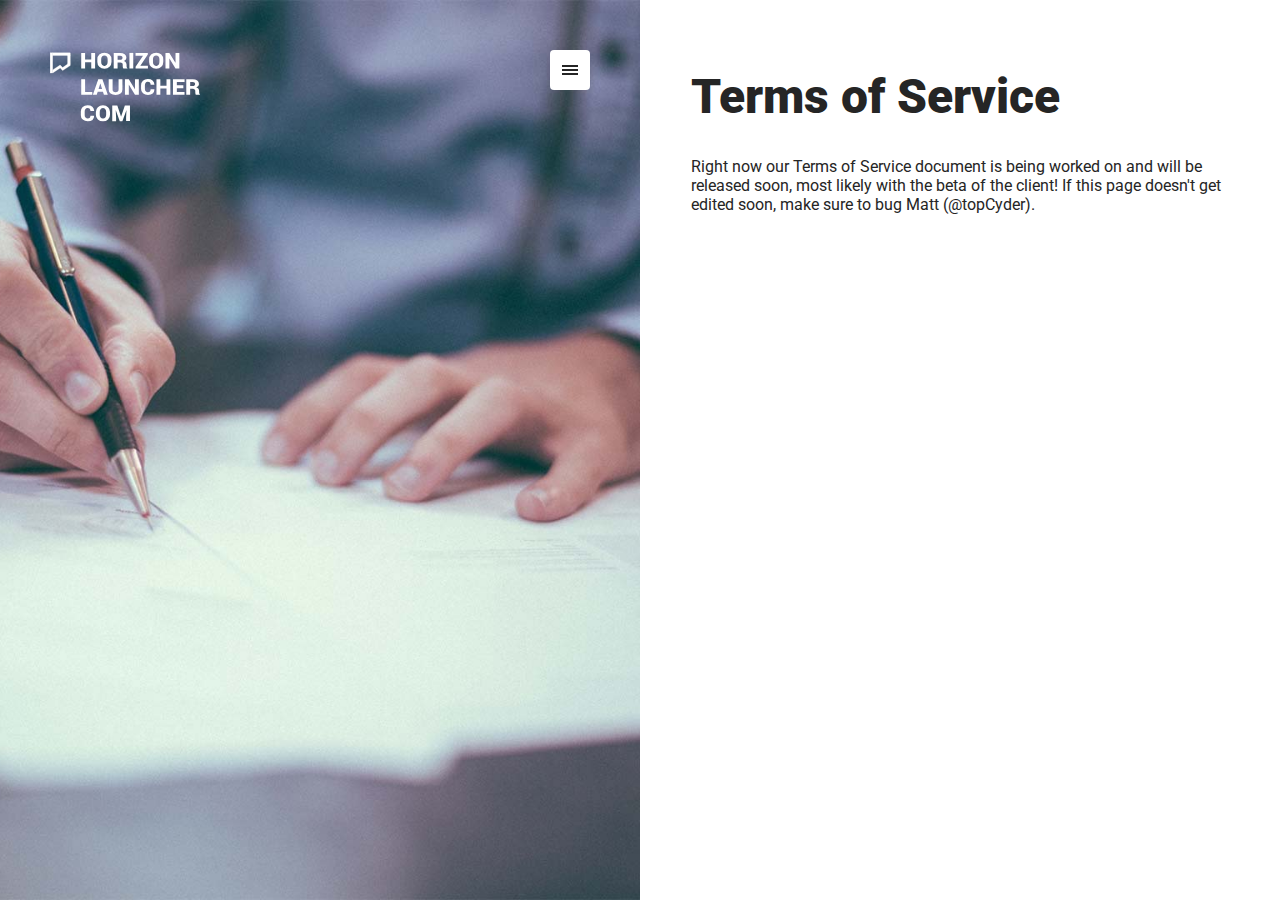
<file: tos.html>
<!doctype html>
<html lang="en">
    <head>
        <meta charset="utf-8">
        <meta http-equiv="X-UA-Compatible" content="IE=edge">
        <meta name="viewport" content="width=device-width, initial scale=1, user-scalable=no">
        
        <!-- <link rel="icon" href="favicon here"> -->
        <title>Terms of Service - Horizon Launcher</title>
        
        <link rel="stylesheet" href="css/normalize.css">
        <link href='https://fonts.googleapis.com/css?family=Roboto:100,300,700,900' rel='stylesheet' type='text/css'>
        <link rel="stylesheet" href="css/menu.css">
        <link rel="stylesheet" href="css/page.css">
        <script src="../js/jquery-2.1.1.js"></script>
        <script>!function(e,t,a,n,c,s,o){e.GoogleAnalyticsObject=c,e[c]=e[c]||function(){(e[c].q=e[c].q||[]).push(arguments)},e[c].l=1*new Date,s=t.createElement(a),o=t.getElementsByTagName(a)[0],s.async=1,s.src=n,o.parentNode.insertBefore(s,o)}(window,document,"script","https://www.google-analytics.com/analytics.js","ga"),ga("create","UA-73427200-1","auto"),ga("send","pageview");</script>
    </head>
    
    <body>
        <!-- Image and Menu Area -->
        <div class="stock  doc">
            <div class="logo">
                <a href="/"><span id="logo"></span></a>
            </div>

            <div class="hamburger" id="toggle">
                <span class="top"></span>
                <span class="middle"></span>
                <span class="bottom"></span>
            </div>
        </div>
        
        <!-- The Content -->
        <div class="content">
            <h1>Terms of Service</h1>
            <p>Right now our Terms of Service document is being worked on and will be released soon, most likely with the beta of the client! If this page doesn't get edited soon, make sure to bug Matt (@topCyder).</p>
        </div>
        <!-- /The Content -->
        
        
        <!-- The Menu -->
        <div class="menu" id="overlay">
            <nav class="overlay-menu">
                <ul class="links">
                    <li><a href="/">Horizon</a></li>
                    <li><a href="/about/">About Us</a></li>
                    <li><a href="/downloads/">Downloads</a></li>
                    <li><a href="/team/">The Team</a></li>
                    <li><a href="/support/">Support</a></li>
                </ul>
                
                <ul class="social">
                    <li><a href="https://twitter.com/LauncherHorizon" target="_blank" id="social">
                        <span id="tw">
                            <svg version="1.2" baseProfile="tiny" id="Layer_1" xmlns="http://www.w3.org/2000/svg" xmlns:xlink="http://www.w3.org/1999/xlink"
	 x="0px" y="0px" width="2em" height="2em" viewBox="0 0 128 128" xml:space="preserve">
                            <path fill="#7D8F94" d="M64.001,0.001C28.656,0.001,0,28.651,0,63.998c0,35.346,28.656,64.001,64.001,64.001
                                c35.343,0,63.999-28.655,63.999-64.001C128,28.651,99.346,0.001,64.001,0.001z M93.071,49.092c0.047,0.65,0.047,1.3,0.047,1.95
                                c0,19.829-15.093,42.678-42.678,42.678c-8.496,0-16.394-2.461-23.031-6.733c1.205,0.138,2.366,0.186,3.622,0.186
                                c7.011,0,13.465-2.37,18.62-6.411c-6.593-0.139-12.121-4.458-14.023-10.402c0.927,0.143,1.858,0.234,2.833,0.234
                                c1.348,0,2.501-0.187,3.756-0.511C35.343,68.691,30,62.652,30,55.361c0-0.044,0-0.138,0-0.186c2,1.117,4.507,1.81,6.97,1.905
                                c-4.041-2.694-6.592-7.291-6.592-12.491c0-2.789,0.792-5.341,2.092-7.572c7.382,9.102,18.504,15.046,30.948,15.696
                                c-0.23-1.113-0.357-2.274-0.357-3.436c0-8.267,6.691-14.999,15.004-14.999c4.32,0,8.222,1.811,10.96,4.736
                                c3.392-0.651,6.643-1.902,9.523-3.622c-1.118,3.482-3.483,6.407-6.593,8.265c3.016-0.325,5.944-1.161,8.635-2.321
                                C98.55,44.309,95.995,46.956,93.071,49.092z"/>
                            </svg>
                            <span class="titles  dest-ce-que">Twitter</span></span>
                    </a></li>
                    
                    
                    <li><a href="https://www.reddit.com/r/LaunchHorizon" target="_blank" id="social">
                        <span>
                            <svg version="1.2" baseProfile="tiny" id="Layer_1" xmlns="http://www.w3.org/2000/svg" xmlns:xlink="http://www.w3.org/1999/xlink"
	 x="0px" y="0px" width="2em" height="2em" viewBox="0 0 128 128" xml:space="preserve">
                            <path fill="#7D8F94" d="M64.001,128C28.642,128,0,99.359,0,64.001C0,28.641,28.642,0,64.001,0C99.359,0,128,28.641,128,64.001
                                C128,99.359,99.359,128,64.001,128z M93.855,53.358c-2.426,0-4.57,1-6.139,2.573c-5.79-3.999-13.574-6.572-22.217-6.859
                                l4.498-20.216l14.287,3.217c0,3.5,2.858,6.357,6.357,6.357c3.572,0,6.43-2.932,6.43-6.43c0-3.5-2.857-6.43-6.43-6.43
                                c-2.498,0-4.645,1.499-5.711,3.572l-15.786-3.499c-0.788-0.214-1.573,0.359-1.787,1.146l-4.93,22.283
                                C53.857,49.426,46.142,52,40.357,56.003c-1.572-1.645-3.786-2.645-6.212-2.645c-4.717,0-8.574,3.784-8.574,8.497
                                c0,3.432,2,6.29,4.857,7.716c-0.287,1.287-0.427,2.645-0.427,3.999c0,13.574,15.287,24.576,34.072,24.576
                                c18.854,0,34.14-11.002,34.14-24.576c0-1.354-0.14-2.786-0.499-4.071c2.786-1.426,4.718-4.284,4.718-7.643
                                C102.432,57.142,98.572,53.358,93.855,53.358z M49.926,76.789c-3.572,0-6.424-2.86-6.424-6.358c0-3.572,2.852-6.43,6.424-6.43
                                c3.504,0,6.357,2.858,6.357,6.43C56.284,73.929,53.43,76.789,49.926,76.789z M78.215,85.571c-4.072,4.071-11.93,4.431-14.214,4.431
                                c-2.286,0-10.144-0.359-14.215-4.431c-0.64-0.572-0.64-1.572,0-2.212c0.573-0.573,1.572-0.573,2.146,0
                                c2.566,2.639,8.138,3.5,12.069,3.5c3.931,0,9.429-0.86,12.069-3.5c0.572-0.573,1.57-0.573,2.145,0
                                C78.854,83.999,78.854,84.999,78.215,85.571z M78.074,76.789c-3.504,0-6.357-2.86-6.357-6.358c0-3.572,2.854-6.43,6.357-6.43
                                c3.572,0,6.426,2.858,6.426,6.43C84.5,73.929,81.646,76.789,78.074,76.789z"/>
                            </svg>
                            <span class="titles  dest-ce-que">Reddit</span></span>
                    </a></li>
            
            
                    <li><a href="https://github.com/HorizonLauncher" target="_blank" id="social">
                        <span>
                            <svg version="1.2" baseProfile="tiny" id="Layer_1" xmlns="http://www.w3.org/2000/svg" xmlns:xlink="http://www.w3.org/1999/xlink"
	 x="0px" y="0px" width="2em" height="2em" viewBox="0 0 128 128" xml:space="preserve">
                            <path fill="#7D8F94" d="M128,64c0,28.251-18.332,52.25-43.748,60.749c-3.25,0.584-4.416-1.416-4.416-3.084
                                c0-2.084,0.079-8.996,0.079-17.581c0-6.001-1.998-9.834-4.331-11.832c14.25-1.585,29.248-7.004,29.248-31.587
                                c0-6.998-2.496-12.665-6.585-17.165c0.669-1.666,2.837-8.166-0.661-16.996C92.251,24.832,80,33.08,80,33.08
                                c-5.085-1.416-10.581-2.162-16-2.162s-10.915,0.746-16,2.162c0,0-12.253-8.248-17.586-6.577c-3.498,8.831-1.33,15.331-0.661,16.996
                                c-4.089,4.5-6.585,10.167-6.585,17.165c0,24.505,14.912,30.002,29.163,31.587c-1.829,1.663-3.499,4.494-4.083,8.582
                                c-3.661,1.666-12.997,4.497-18.58-5.333c-3.5-6.086-9.834-6.584-9.834-6.584c-6.252-0.085-0.419,3.917-0.419,3.917
                                c4.165,1.914,7.088,9.331,7.088,9.331c3.748,11.42,21.582,7.586,21.582,7.586c0,5.334,0.079,10.333,0.079,11.914
                                c0,1.669-1.168,3.669-4.416,3.084C18.332,116.25,0,92.251,0,64C0,28.665,28.664,0,64,0S128,28.665,128,64z M23.666,90.915
                                c-0.498-0.164-0.916-0.085-1.08,0.171c-0.171,0.327,0.077,0.746,0.582,0.994c0.412,0.25,0.918,0.171,1.082-0.164
                                C24.418,91.584,24.164,91.165,23.666,90.915z M26.666,93.418c-0.418-0.421-1.002-0.584-1.33-0.25
                                c-0.333,0.25-0.254,0.833,0.165,1.331c0.419,0.419,1.002,0.583,1.329,0.248C27.164,94.5,27.086,93.915,26.666,93.418z
                                 M29.334,96.917c-0.335-0.583-1.002-0.833-1.416-0.498c-0.419,0.248-0.419,0.917,0,1.5c0.414,0.583,1.081,0.833,1.416,0.583
                                C29.753,98.168,29.753,97.499,29.334,96.917z M32.499,100.415c-0.585-0.583-1.331-0.667-1.665-0.248
                                c-0.42,0.334-0.248,1.081,0.334,1.584c0.583,0.584,1.331,0.664,1.664,0.25C33.166,101.667,33.003,100.913,32.499,100.415z
                                 M36.501,102.747c-0.667-0.164-1.415,0.086-1.585,0.584c-0.164,0.504,0.335,1.086,1.086,1.25c0.662,0.25,1.416,0,1.58-0.498
                                C37.752,103.58,37.249,102.997,36.501,102.747z M41.416,103.58c-0.748,0-1.33,0.419-1.33,0.917c0,0.583,0.582,1.002,1.414,0.917
                                c0.747,0,1.332-0.414,1.332-0.917C42.832,103.915,42.168,103.501,41.416,103.58z M46.166,102.918
                                c-0.748,0.164-1.252,0.662-1.168,1.245c0.087,0.505,0.754,0.838,1.502,0.669c0.752-0.164,1.25-0.669,1.166-1.167
                                S46.92,102.833,46.166,102.918z"/>
                            </svg>
                            <span class="titles  dest-ce-que">GitHub</span></span>
                    </a></li>
    
    
                    <li><a href="http://slack.launchhorizon.com" target="_blank" id="social">
                        <span>
                            <svg version="1.2" baseProfile="tiny" id="Layer_1" xmlns="http://www.w3.org/2000/svg" xmlns:xlink="http://www.w3.org/1999/xlink"
	 x="0px" y="0px" width="2em" height="2em" viewBox="0 0 128 128" xml:space="preserve">
                            <g>
                                    <rect x="56.666" y="56.377" transform="matrix(0.319 0.9478 -0.9478 0.319 104.0178 -17.1479)" fill="#7D8F94" width="14.551" height="14.858"/>
                                <path fill="#7D8F94" d="M64.001,0.001C28.656,0.001,0,28.651,0,63.998c0,35.346,28.656,64.001,64.001,64.001
                                    c35.343,0,63.999-28.655,63.999-64.001C128,28.651,99.346,0.001,64.001,0.001z M96.485,74.131l-6.848,2.305l2.355,6.998
                                    c1.137,3.377-0.68,7.036-4.057,8.173s-7.035-0.68-8.173-4.057l-2.354-6.998l-14.081,4.739l2.383,7.079
                                    c1.137,3.376-0.68,7.035-4.057,8.172s-7.035-0.679-8.172-4.057L51.1,89.407l-6.534,2.199c-3.377,1.136-7.036-0.681-8.172-4.058
                                    c-1.137-3.376,0.679-7.035,4.056-8.172l6.534-2.198l-4.642-13.79l-6.712,2.259c-3.377,1.137-7.036-0.68-8.172-4.057
                                    c-1.137-3.377,0.68-7.035,4.056-8.172l6.712-2.259l-2.219-6.595c-1.137-3.377,0.68-7.035,4.056-8.172
                                    c3.377-1.137,7.036,0.68,8.172,4.056l2.219,6.595l14.081-4.739L62.29,35.63c-1.137-3.377,0.68-7.036,4.056-8.172
                                    c3.377-1.137,7.036,0.68,8.172,4.056l2.247,6.675l6.67-2.244c3.377-1.138,7.035,0.679,8.172,4.056s-0.68,7.036-4.057,8.172
                                    l-6.67,2.245l4.642,13.791l6.849-2.306c3.377-1.137,7.035,0.68,8.172,4.056C101.679,69.336,99.863,72.994,96.485,74.131z"/>
                            </g>
                            </svg>
                            <span class="titles  dest-ce-que">Slack</span></span>
                    </a></li>


                    <li><a href="http://eepurl.com/b5lYHn" target="_blank" id="social">
                        <span>
                            <svg version="1.2" baseProfile="tiny" id="Layer_1" xmlns="http://www.w3.org/2000/svg" xmlns:xlink="http://www.w3.org/1999/xlink"
	 x="0px" y="0px" width="2em" height="2em" viewBox="0 0 128 128" xml:space="preserve">
                            <g>
                                <path fill="#7D8F94" d="M97,82.75V43H41v39.75c0,0.806-0.587,1.25-0.843,2.25h54.312C95.75,85,97,84.031,97,82.75z M69,80H45v-4h24V80z M69,71H45V48h24V71z M92,80H73v-4h19V80z M92,71H73v-5h19V71z M92,62H73v-5h19V62z M92,52H73v-4h19V52z"/>
                                <path fill="#7D8F94" d="M31,82.75c0,1.281,1.219,2.344,2.5,2.344S36,84.031,36,82.75V48h-5V82.75z"/>
                                <rect x="50" y="52" fill="#7D8F94" width="14" height="14"/>
                                <path fill="#7D8F94" d="M64.002,0.001C28.656,0.001,0,28.651,0,63.998c0,35.346,28.656,64.001,64.002,64.001c35.343,0,63.998-28.655,63.998-64.001C128,28.651,99.346,0.001,64.002,0.001z M101,82.75c0,3.882-2.65,7.25-6.531,7.25H33.531C29.65,90,26,86.632,26,82.75V43h10v-5h65V82.75z"/>
                            </g>
                            </svg>
                            <span class="titles  dest-ce-que">Newsletter</span></span>
                    </a></li>

                </ul>
                
                <ul class="tos">
                    <li><a href="#">Site Map</a></li>
                    <li><a href="/board/index.html">Board of Directors</a></li>
                    <li><a href="tos.html">Terms of Service</a></li>
                    <li><a href="privacy-policy.html">Privacy Policy</a></li>
                </ul>
            </nav>
        </div>
        <!-- End Menu -->
    
        <!-- Menu Toggle JS -->
        <script>$("#toggle").click(function(){$(this).toggleClass("active"),$("#overlay").toggleClass("open")});</script>
        <!-- End Menu Toggle -->
        
    </body>
</html>
</file>
<file: css/menu.css>
/* $MENU */
.menu {
    position: fixed;
    top: 0;
    left: 0;
    width: 100%;
    height: 0%;
    opacity: 1;
    background-color: rgba(0,0,0,0.9);
    visibility: hidden;
    -webkit-transition: opacity .35s, visibility .35s, height .35s;
                   transition: opacity .35s, visibility .35s, height .35s;
}
    .menu.open { visibility: visible; height: 100%; }
        .menu.open .social { animation: fadeInSocial .5s ease forwards; animation-delay: .95s; }
        .menu.open .tos { animation: fadeInTOS .5s ease forwards; animation-delay: 1.25s; }
        .menu.open .links li { animation: fadeIn .5s ease forwards; animation-delay: .35s; }
            .menu.open .links li:nth-of-type(2) { animation-delay: .45s; }
            .menu.open .links li:nth-of-type(3) { animation-delay: .55s; }
            .menu.open .links li:nth-of-type(4) { animation-delay: .65s; }
            .menu.open .links li:nth-of-type(5) { animation-delay: .75s; }
            .menu.open .links li:nth-of-type(6) { animation-delay: .85s; }

    .menu nav {
        text-align: center;
        z-index: 100;
    }
    .menu .links li a {
      display: block;
      position: relative;
      color: #7D8F94;
      text-decoration: none;
      overflow: hidden;
    }
    .overlay-menu .links, .overlay-menu .social, .overlay-menu .tos {
        position: absolute;
        margin: auto;
        list-style: none;
        padding: 0;
        display: inline-block;
    }
    .overlay-menu .links {
        top: 0; left: 0; right: 0; bottom: 0;
        height: 45%;
    }
    .overlay-menu .links li {
        display: block;
        height: 16.667%;
        font: 700 2.875em / 1.25em Roboto;
        position: relative;
        opacity: 0;
        text-transform: uppercase;
    }

    .overlay-menu .social {
        bottom: 20%; left: 0; right: 0;
        max-width: 98%; height: 2em;
        opacity: 0;
        margin: 0 auto;
    }
        .overlay-menu .social li, #social span {
            display: inline-block;
            padding: 0 0.500em;
        }

    .titles {
        font-size: 1.3em;
        float: right;
        padding: 0;
        font-weight: 700;
    }
        .social a, .tos a { color: #7D8F94; text-decoration: none; }
        .menu .links li a:hover, .social a:hover, .tos a:hover { color: #FFF; }
        .social a:hover path { fill: #FFF; }
        .social a:hover rect { fill: #FFF; }

    .overlay-menu .tos {
        bottom: 6%; left: 0; right: 0;
        max-width: 32.5em;
        margin: 0 auto;
        opacity: 0;
    }
        .overlay-menu .tos li { float: left; padding: 0 0.750em; font-weight: 700; }





/* $ANIMATION */
@keyframes fadeIn {
  0% { opacity: 0; top: 20%; }
  100% { opacity: 1; top: 0; }
}

@keyframes fadeInSocial {
  0% { opacity: 0; bottom: 0; }
  100% { opacity: 1; bottom: 10%; }
}

@keyframes fadeInTOS {
  0% { opacity: 0; }
  100% { opacity: 1; }
}

@keyframes popup {
  0% { opacity: 0; bottom: -20%; }
  100% { opacity: 0.8; bottom: -2%; }
}




/* Desktop */
@media screen and (min-width: 59em){
    .dest-ce-que { display: inline-block !imporant; }
}

/* Mobile */
@media screen and (max-width: 59em) {    
    .dest-ce-que { display: none !important; }
    
    .overlay-menu .links li { font: 700 2em / 1.25em Roboto; }
}
</file>
<file: css/core.css>
/*TABLE OF CONTENTS

$GENERAL - Master code stuff. General styles and setup for main page
$TYPOGRAPHY - General page typography (does NOT include menu typography)
$GRID - Grid system
$HEADER - Logo and hamburger button stuff
$FOOTER - Download button and bottom content
$IMAGE - Stuff for the pop-up image
$MENU - Menu overlay code + typography
$ANIMATIONS - All the keyframes for site animations
$MEDIA - Media Queries for a better responsive experience

END OF TOC */




/* $GENERAL */
*, *:before, *:after {
  -moz-box-sizing: border-box;
  -webkit-box-sizing: border-box;
  box-sizing: border-box;
}

body, html { width: 100%; height: 100%; }

body {
    font-family: 'Roboto', sans-serif;
    background-image: url(images/background.jpg);
    background-size: cover;    
    color: #fff;
    text-shadow: 1px 1px 2px #252525;
}

img { max-width: 100%; }




/* $TYPOGRAPHY */
#home { text-align: center; padding-top: 7.625em; }
    #home h1 { font: 100 3em / 1.75em Roboto; }
    #home p { font: 300 1.874em / 1em Roboto; color: #d5dbe1; }

#notfound { text-align: center; padding-top: 15em; }
    #notfound h1 { font: 100 3em / 1.15em Roboto; }
    #notfound p { font: 300 1.874em / 1.5em Roboto; color: #d5dbe1; }
    #notfound a { text-decoration: none; color: #4384FD; }

#footer h2 { font: 700 1.25em / 1em Roboto; text-transform: uppercase; }

#footer p {
    font: 700 1.125em / 1em Roboto;
    color: #7d8f94;
    text-transform: uppercase;
}

#footer a, #footer a:visited { text-decoration: none; color: #FFF; }
#footer a:hover, #footer a:focus { color: #EEE; }





/* $GRID */
.container {
    margin: 0 auto;
    max-width: 90%;
    width: 60em;
}

.column.alpha { width: 100%; }
.column.beta { width: 50%; }
.column.gamma { width: 33.333% }
.column .delta { width: 25%; }

.clearfix:before,
.clearfix:after { content: " "; display: table; }
.clearfix:after { clear: both; }
.clearfix { *zoom: 1; }




/* $HEADER */
.logo {
    position: fixed;
    top: 50px; left: 50px;
    display: table;
}

#logo {
    width: 150px; height: 74px;
    background: url(images/weblogov1-white.svg);
    background-size: 150px 74px;
    background-position: center;
    background-repeat: no-repeat;
    display: inline-block;
}

.hamburger {
    position: fixed;
    top: 3.125em; right: 3.125em;
    width: 40px; height: 40px;
    border-radius: 4px;
    background-color: #3F484B;
    cursor: pointer;
    z-index: 100;
    transition: opacity .25s ease;
}
    .hamburger:hover { opacity: 0.7; }
    .hamburger.active { background-color: transparent; }
    .hamburger.active .top { transform: translateY(4px) translateX(0) rotate(45deg); background: #FFF; }
    .hamburger.active .middle { opacity: 0; background: #FFF; }
    .hamburger.active .bottom { transform: translateY(-4px) translateX(0) rotate(-45deg); background: #FFF; }

    .hamburger span {
        background-color: #7D8F94;
        border: none;
        height: 2px;
        width: 16px;
        position: absolute;
        top: 15px; left: 12px;
        transition: all .35s ease;
        cursor: pointer;
    }
        .hamburger span:nth-of-type(2){ top: 19px; }
        .hamburger span:nth-of-type(3){ top: 23px; }




/* $FOOTER */
#footer {
    position: absolute;
    height: 10.5em;
    bottom: 4.500em;
    width: 100%;
    text-align: center;
}

.download {
    background-color: #4384FD;
    width: 18.750em; height: 3.750em;
    border-radius: 2em;
    border: 0;
    font: 700 1.250em / 1em Roboto;
    color: #FFF;
    text-transform: uppercase;
    transition: all .35s ease;
}
.download:hover {
    background-color: #FFF;
    color: #4383FD;
}




/* $IMAGE */
.img-container {
    margin: auto;
    position: fixed;
    bottom: -2%; left: 0; right: 0;
    width: 81.250em;
    max-width: 95%;
    z-index: -1;
    opacity: 0;
    animation: popup .8s ease forwards;
    animation-delay: .15s;
}




/* $MEDIA */
/* Large Desktop */
@media screen and (min-width: 100em) {
    html { font-size: 100%; }
}

/* Desktop */
@media screen and (min-width: 40em){
    html { font-size: 90%; }
    .column { float: left; }
    
    .img-container {
        max-width: 65%;
    }    
    
    .dest-ce-que { display: inline-block !imporant; }
}

/* Mobile */
@media screen and (max-width: 43em) {
    html { font-size: 85%; }
    
    body { margin-bottom: 0; }
    
    .dest-ce-que { display: none !important; }
    
    .logo, .hamburger { top: 0.500em; }
    
    .logo { left: 0.500em; }
    
    #logo { width: 4.688em; height: 2.344em; background-size: 4.688em 2.344em; }
    
    .hamburger { right: 0.500em; }

    #home { padding-top: 3.250em; }
        #home h1 { font: 100 1.500em / 1.25em Roboto; }
        #home p { font: 300 1em / 1em Roboto; }
    
    #footer { height: 8.25em; bottom: 1.250em; }
        #footer p { padding-top: 0; }
    
    .download {
        width: 12em; height: 3em;
        font: 700 0.875em / 1em Roboto;
    }
    
    .overlay-menu .links li { font: 700 2em / 1.25em Roboto; }
}
</file>
<file: css/page.css>
/*TABLE OF CONTENTS

$GENERAL - Master code stuff. General styles and setup for main page + PAGE MENU SWITCH
$VP - Viewport layout setup
$HEADER - Logo and hamburger button stuff
$TABS - OS Downloads + buttons
$ANIMATIONS - All the keyframes for site animations
$TYPOGRAPHY - General page typography (does NOT include menu typography)
$TEAM - Styles for the Team page bios/profile images
$MEDIA - Mediq Queries

END OF TOC */




/* $GENERAL */
*, *:before, *:after {
  -moz-box-sizing: border-box;
  -webkit-box-sizing: border-box;
  box-sizing: border-box;
}

body { overflow: hidden;
    font-family: 'Roboto', sans-serif;
    font-size: 100%;
    color: #252525;
}

.menu {
    width: 50vw;
}

img { max-width: 100%; }




/* VP */
.content, .stock { float: left; position: relative;}

.content {
    width: 50vw; height: 100vh;
    overflow-y: auto;
    padding: 4vh 4vw;
}

.stock {
    width: 50vw; height: 100vh;
    background-position: center;
    background-size: cover;    
}

.downloads { background-image: url(images/downloads-background.jpg); }
.about { background-image: url(images/about-background.jpg); }
.team { background-image: url(images/team-background.jpg); }
.board { background-image: url(images/board-background.jpg); }
.doc { background-image: url(images/doc-background.jpg); }
.support { background-image: url(images/support-background.jpg); }



/* $HEADER */
.logo {
    position: absolute;
    margin: auto;
    top: 50px; left: 50px;
    display: table;
}

#logo {
    width: 150px; height: 74px;
    background: url(images/weblogov1-white.svg);
    background-size: 150px 74px;
    background-position: center;
    background-repeat: no-repeat;
    display: inline-block;
}

.hamburger {
    position: absolute;
    margin: auto;
    top: 50px; right: 50px; bottom: auto;
    width: 40px; height: 40px;
    border-radius: 4px;
    background-color: #FFF;
    cursor: pointer;
    z-index: 100;
    transition: opacity .25s ease;
}
    .hamburger:hover { opacity: 0.7; }
    .hamburger.active { background-color: transparent; }
    .hamburger.active .top { transform: translateY(4px) translateX(0) rotate(45deg); background: #FFF; }
    .hamburger.active .middle { opacity: 0; background: #FFF; }
    .hamburger.active .bottom { transform: translateY(-4px) translateX(0) rotate(-45deg); background: #FFF; }

    .hamburger span {
        background-color: #252525;
        border: none;
        height: 2px;
        width: 16px;
        position: absolute;
        top: 15px; left: 12px;
        transition: all .35s ease;
        cursor: pointer;
    }
        .hamburger span:nth-of-type(2){ top: 19px; }
        .hamburger span:nth-of-type(3){ top: 23px; }




/* TABS */
.tabs-navi{
    box-shadow: inset 0 -1px 0 #ccc;
    padding: 0 !important; /* Shame Code */
}
.tabs-navi:after {
  content: "";
  display: table;
  clear: both;
}
.tabs-navi li {
    float: left;
    list-style: none;
}
.tabs-navi a {
  display: block;
  -webkit-font-smoothing: antialiased;
  -moz-osx-font-smoothing: grayscale;
  font-weight: 700;
  color: #c3c2b9;
    padding-left: 1em; padding-right: 1em;
  padding-bottom: 20px;
    text-decoration: none;
}
.no-touch .tabs-navi a:hover {
  color: #29324e;
  background-color: rgba(233, 230, 202, 0.3);
}
.tabs-navi a.selected {
  box-shadow: inset 0 -4px 0  #4384FD;
  color: #29324e;
}
.tabs-content {
    background: #ffffff;
    padding: 0 !important; /* Shame Code */
}
.tabs-content li {
  display: none;
  padding: 1.4em 0;
}
.tabs-content li.selected {
  display: block;
  -webkit-animation: fade-in 0.5s;
  -moz-animation: fade-in 0.5s;
  animation: fade-in 0.5s;
}
.tabs-content li p {
  line-height: 1.6;
}
.download, .alt-download {
    display: inline-block;
    padding: 0 0.75em;
    height: 2.25em;
    border-radius: 0.25em;
    border: 0;
    font: 700 1em / 1em Roboto;
    color: #FFF;
    transition: all .35s ease;
}
.dl-page{
    background-color: #4384FD;
    margin: 0 auto;
    border-radius: 2px;
    border: 0;
    color: white;
    font: 700 1em / 1em Roboto;
    height: 2.75em;
    padding: 0 2.75em;
    
}
#installer {
    background-color: #4384FD;
}
#alt-dl:hover {
    background-color: #f05033;
}




/* $ANIMATIONS */
@-webkit-keyframes fade-in {
  0% {
    opacity: 0;
  }
  100% {
    opacity: 1;
  }
}
@-moz-keyframes fade-in {
  0% {
    opacity: 0;
  }
  100% {
    opacity: 1;
  }
}
@keyframes fade-in {
  0% {
    opacity: 0;
  }
  100% {
    opacity: 1;
  }
}




/* $TYPOGRAPHY */
h1 { font-size: 3em; }
h2 { font-size: 1.5em; }
h2 { font-size: 1.125em; }

h1 { font-weight: 900; }

p { font-size: 1em; }

strong { font-weight: 700; }

.light { font-weight: 300; color: #7d8f94;
}

a { text-decoration: none; color: #4384FD; font-weight: bold; }
#alt-dl a, #installer a { color: inherit; }

.about-links { list-style: none; padding-left: 0; }




/* TEAM */
.column {
    float: left;
    padding: 0 1em;
}
.column-r {
    float: left;
}

.column.icon { width: 10%; }
.column.text { width: 85%; }
.column-r.half {width: 50%; }

.clearfix:before, .clearfix-r:before,
.clearfix:after, .clearfix-r:after {
    content: " ";
    display: table;
}

.clearfix:after, .clearfix-r:after { clear: both; }

.clearfix { *zoom: 1; padding-bottom: 1em; }
.clearfix-r { *zoom: 1; }





/* $MEDIA */
@media screen and (max-width: 60em){
    .content, .stock { float: none; width: 100vw; }
    .content { min-height: auto; /* SHAME HACK */padding-bottom: 10.938em; }
    .stock { height: 10.938em; }
    .menu { width: 100vw; }
    .column-r { float: none; }
    .column-r.half { width: 100%; }
}
</file>
